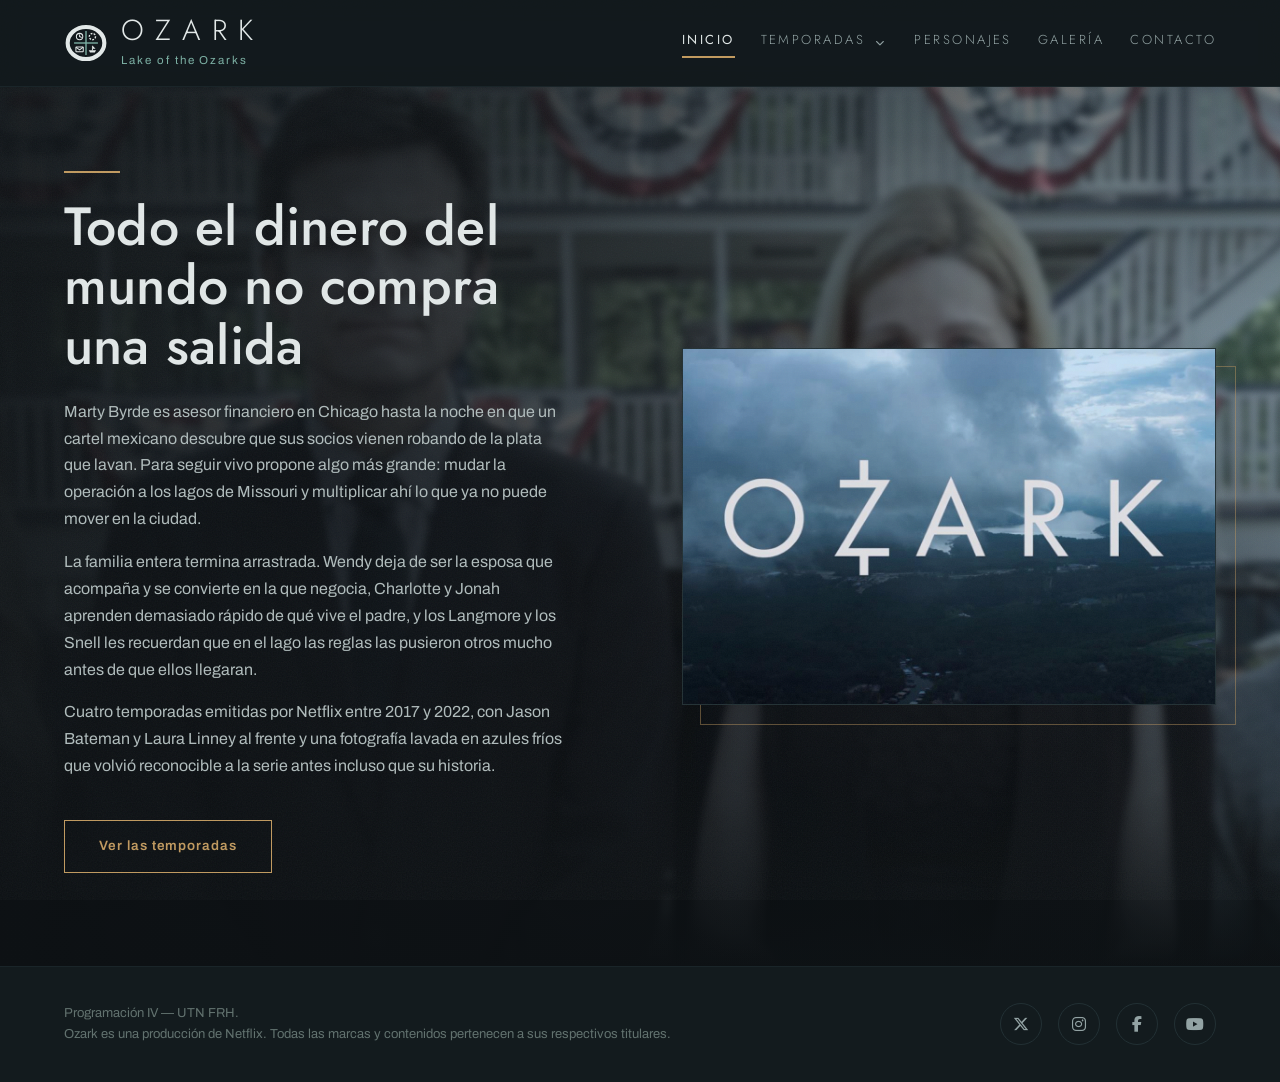
<file: Ozark-Web/index.html>
<!DOCTYPE html>
<html lang="es">
<head>
    <meta charset="UTF-8">
    <meta name="viewport" content="width=device-width, initial-scale=1.0">
    <title>Ozark | Inicio</title>

    <meta name="description" content="Sitio sobre Ozark, la serie de Netflix sobre Marty Byrde y el lavado de dinero en los lagos de Missouri. Temporadas, personajes y galería.">
    <meta name="author" content="Acosta Tomás Lautaro">
    <meta name="theme-color" content="#0d1114">

    <!-- Cómo se ve el link al compartirlo en WhatsApp, X o Facebook -->
    <meta property="og:type" content="website">
    <meta property="og:title" content="Ozark | Inicio">
    <meta property="og:description" content="Sitio sobre Ozark, la serie de Netflix sobre Marty Byrde y el lavado de dinero en los lagos de Missouri. Temporadas, personajes y galería.">
    <meta property="og:image" content="https://programacion-iv-ozark-sitio-web.vercel.app/img/home/Familia-Portada.jpg">
    <meta name="twitter:card" content="summary_large_image">

    <!-- Icono de la pestana -->
    <link rel="icon" type="image/svg+xml" href="img/favicon.svg">
    <link rel="icon" type="image/png" sizes="32x32" href="img/favicon-32.png">
    <link rel="apple-touch-icon" href="img/apple-touch-icon.png">


    <!-- Font Awesome (iconos de redes sociales) -->
    <link rel="stylesheet" href="https://cdnjs.cloudflare.com/ajax/libs/font-awesome/6.5.2/css/all.min.css">

    <!-- Tipografias -->
    <link rel="preconnect" href="https://fonts.googleapis.com">
    <link rel="preconnect" href="https://fonts.gstatic.com" crossorigin>
    <link href="https://fonts.googleapis.com/css2?family=Archivo:wght@400;500;600&family=Jost:wght@300;400;500&display=swap" rel="stylesheet">

    <!-- Hoja de estilos principal -->
    <link rel="stylesheet" href="css/estilos.css">
</head>
<body>

    <!-- Primer elemento enfocable: permite saltear el menú con el teclado -->
    <a href="#contenido" class="salto">Ir al contenido</a>

    <!-- ============ CABECERA ============ -->
    <header class="cabecera">
        <div class="contenedor cabecera__interior">

            <a href="index.html" class="logo">

                <!-- Marca del sitio: la O con el circulo dividido en cuatro,
                     como las placas de titulo de la serie -->
                <svg class="logo__icono" viewBox="0 0 48 48" aria-hidden="true" focusable="false">
                    <ellipse class="logo__icono-o" cx="24" cy="24" rx="20" ry="17.5"/>
                    <line class="logo__icono-cruz" x1="24" y1="11" x2="24" y2="37"/>
                    <line class="logo__icono-cruz" x1="11" y1="24" x2="37" y2="24"/>
                    <!-- Los cuatro simbolos los sortea base.js en cada carga -->
                    <g class="logo__glifo" transform="translate(17 17)"></g>
                    <g class="logo__glifo" transform="translate(31 17)"></g>
                    <g class="logo__glifo" transform="translate(17 31)"></g>
                    <g class="logo__glifo" transform="translate(31 31)"></g>
                </svg>

                <span class="logo__texto">
                    <span class="logo__marca">OZARK</span>
                    <span class="logo__bajada">Lake of the Ozarks</span>
                </span>
            </a>

            <!-- Boton hamburguesa: solo se ve en pantallas chicas -->
            <button class="menu-boton" id="menuBoton" aria-expanded="false" aria-controls="menuPrincipal" aria-label="Abrir menú">
                <i class="fa-solid fa-bars"></i>
            </button>

            <nav class="navegacion" id="menuPrincipal">
                <ul class="navegacion__lista">
                    <li><a href="index.html" class="navegacion__enlace navegacion__enlace--activo">Inicio</a></li>
                    <li class="navegacion__item navegacion__item--desplegable">
                        <a href="temporadas.html" class="navegacion__enlace">Temporadas</a>

                        <button type="button" class="navegacion__flecha" aria-expanded="false"
                                aria-controls="submenuTemporadas" aria-label="Abrir el submenú de temporadas">
                            <i class="fa-solid fa-chevron-down" aria-hidden="true"></i>
                        </button>

                        <ul class="submenu" id="submenuTemporadas">
                            <li><a href="temporada-1.html" class="submenu__enlace">Temporada 1</a></li>
                            <li><a href="temporada-2.html" class="submenu__enlace">Temporada 2</a></li>
                            <li><a href="temporada-3.html" class="submenu__enlace">Temporada 3</a></li>
                            <li><a href="temporada-4.html" class="submenu__enlace">Temporada 4</a></li>
                        </ul>
                    </li>
                    <li><a href="personajes.html" class="navegacion__enlace">Personajes</a></li>
                    <li><a href="galeria.html" class="navegacion__enlace">Galería</a></li>
                    <li><a href="contacto.html" class="navegacion__enlace">Contacto</a></li>
                </ul>
            </nav>

        </div>
    </header>

    <!-- ============ CONTENIDO PRINCIPAL ============ -->
    <main class="principal" id="contenido">
      <div class="contenedor">
        <section class="presentacion">

            <!-- Columna izquierda: titulo + 3 parrafos -->
            <div class="presentacion__texto">
                <h1 class="titulo-principal">Todo el dinero del mundo no compra una salida</h1>

                <p>Marty Byrde es asesor financiero en Chicago hasta la noche en que un cartel mexicano descubre que sus socios vienen robando de la plata que lavan. Para seguir vivo propone algo más grande: mudar la operación a los lagos de Missouri y multiplicar ahí lo que ya no puede mover en la ciudad.</p>

                <p>La familia entera termina arrastrada. Wendy deja de ser la esposa que acompaña y se convierte en la que negocia, Charlotte y Jonah aprenden demasiado rápido de qué vive el padre, y los Langmore y los Snell les recuerdan que en el lago las reglas las pusieron otros mucho antes de que ellos llegaran.</p>

                <p>Cuatro temporadas emitidas por Netflix entre 2017 y 2022, con Jason Bateman y Laura Linney al frente y una fotografía lavada en azules fríos que volvió reconocible a la serie antes incluso que su historia.</p>

                <a href="temporadas.html" class="boton">Ver las temporadas</a>
            </div>

            <!-- Columna derecha: imagen representativa -->
            <div class="presentacion__imagen">
                <img src="img/home/Nombre-Portada.jpg" alt="Logotipo de la serie Ozark sobre el lago">
            </div>

        </section>
      </div>
    </main>

    <!-- ============ PIE DE SITIO ============ -->
    <footer class="pie">
        <div class="contenedor pie__interior">

            <div class="pie__legales">
                <p>Programación IV — UTN FRH.</p>
                <p>Ozark es una producción de Netflix. Todas las marcas y contenidos pertenecen a sus respectivos titulares.</p>
            </div>

           <ul class="redes">
                <li>
                    <a href="https://x.com/NetflixOzark" class="redes__enlace" target="_blank" rel="noopener" aria-label="Seguir a Ozark en X">
                        <i class="fa-brands fa-x-twitter"></i>
                    </a>
                </li>
                <li>
                    <a href="https://www.instagram.com/ozark/" class="redes__enlace" target="_blank" rel="noopener" aria-label="Seguir a Ozark en Instagram">
                        <i class="fa-brands fa-instagram"></i>
                    </a>
                </li>
                <li>
                    <a href="https://www.facebook.com/OzarkNetflix/" class="redes__enlace" target="_blank" rel="noopener" aria-label="Seguir a Ozark en Facebook">
                        <i class="fa-brands fa-facebook-f"></i>
                    </a>
                </li>
                <li>
                    <a href="https://www.youtube.com/netflix" class="redes__enlace" target="_blank" rel="noopener" aria-label="Ver el canal de Netflix en YouTube">
                        <i class="fa-brands fa-youtube"></i>
                    </a>
                </li>
            </ul>

        </div>
    </footer>

    <script src="js/base.js"></script>
</body>
</html>
</file>
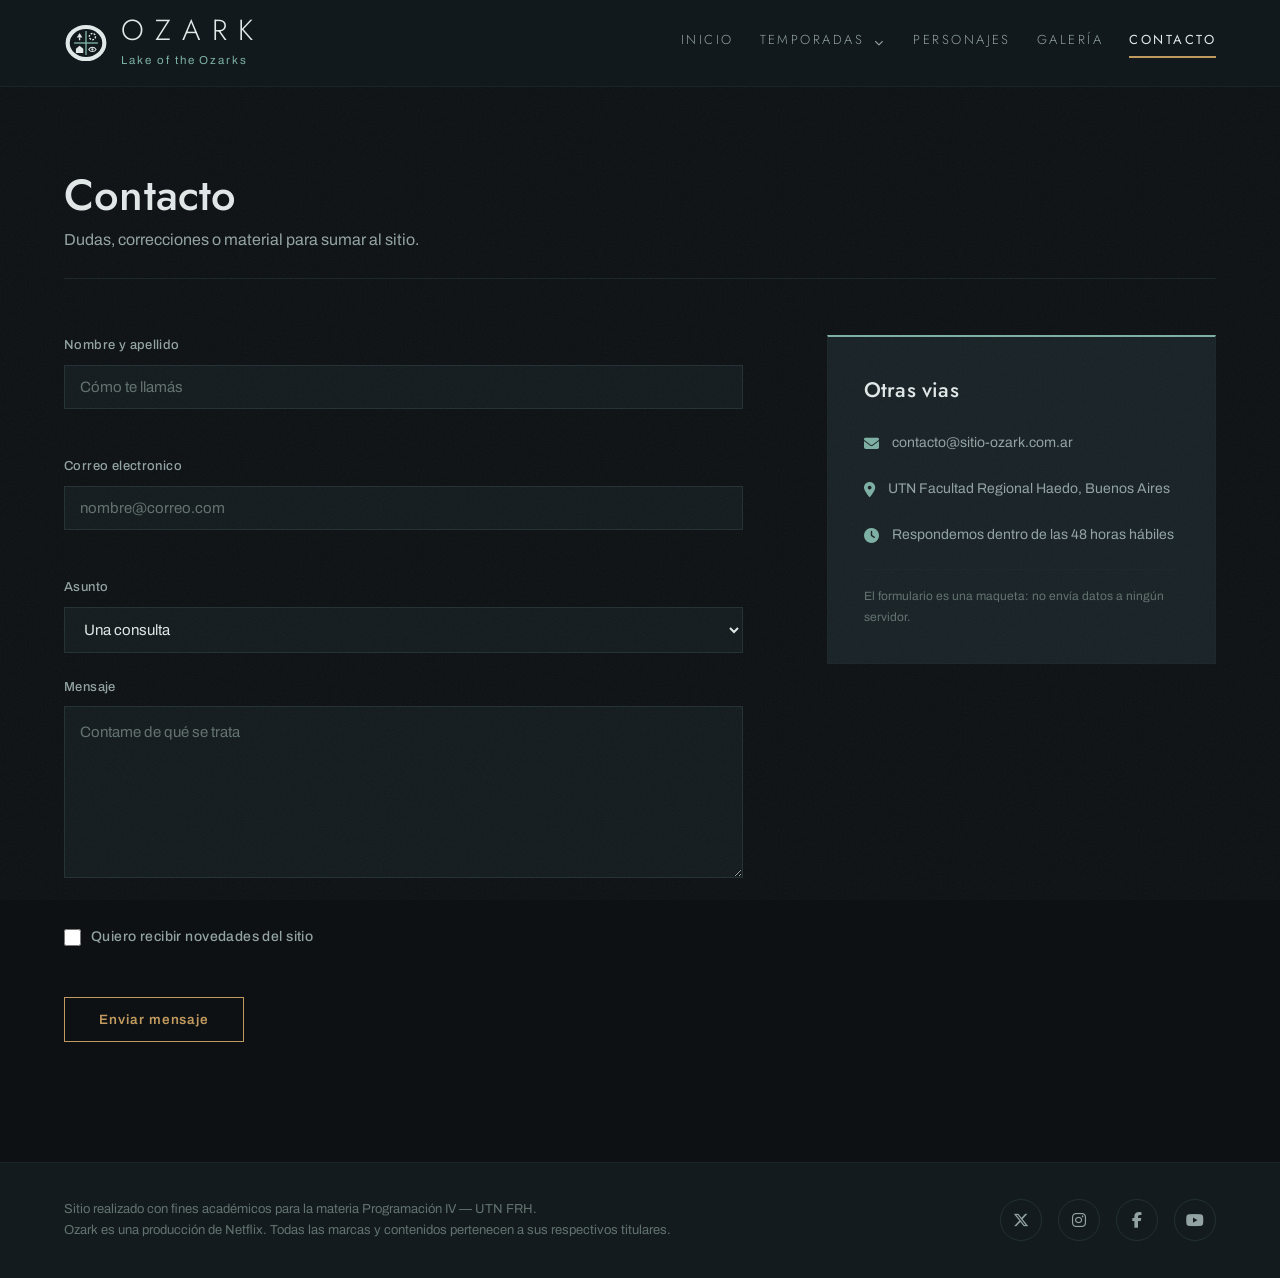
<file: Ozark-Web/contacto.html>
<!DOCTYPE html>
<html lang="es">
<head>
    <meta charset="UTF-8">
    <meta name="viewport" content="width=device-width, initial-scale=1.0">
    <title>Ozark | Contacto</title>

    <meta name="description" content="Formulario de contacto del sitio sobre Ozark. Consultas, correcciones o material para sumar.">
    <meta name="author" content="Acosta Tomás Lautaro">
    <meta name="theme-color" content="#0d1114">

    <!-- Cómo se ve el link al compartirlo en WhatsApp, X o Facebook -->
    <meta property="og:type" content="website">
    <meta property="og:title" content="Ozark | Contacto">
    <meta property="og:description" content="Formulario de contacto del sitio sobre Ozark. Consultas, correcciones o material para sumar.">
    <meta property="og:image" content="https://programacion-iv-ozark-sitio-web.vercel.app/img/home/Familia-Portada.jpg">
    <meta name="twitter:card" content="summary_large_image">

    <!-- Icono de la pestana -->
    <link rel="icon" type="image/svg+xml" href="img/favicon.svg">
    <link rel="icon" type="image/png" sizes="32x32" href="img/favicon-32.png">
    <link rel="apple-touch-icon" href="img/apple-touch-icon.png">


    <!-- Font Awesome (iconos de redes sociales) -->
    <link rel="stylesheet" href="https://cdnjs.cloudflare.com/ajax/libs/font-awesome/6.5.2/css/all.min.css">

    <!-- Tipografias -->
    <link rel="preconnect" href="https://fonts.googleapis.com">
    <link rel="preconnect" href="https://fonts.gstatic.com" crossorigin>
    <link href="https://fonts.googleapis.com/css2?family=Archivo:wght@400;500;600&family=Jost:wght@300;400;500&display=swap" rel="stylesheet">

    <!-- Hoja de estilos principal -->
    <link rel="stylesheet" href="css/estilos.css">
</head>
<body>

    <!-- Primer elemento enfocable: permite saltear el menú con el teclado -->
    <a href="#contenido" class="salto">Ir al contenido</a>

    <!-- ============ CABECERA ============ -->
    <header class="cabecera">
        <div class="contenedor cabecera__interior">

            <a href="index.html" class="logo">

                <!-- Marca del sitio: la O con el circulo dividido en cuatro,
                     como las placas de titulo de la serie -->
                <svg class="logo__icono" viewBox="0 0 48 48" aria-hidden="true" focusable="false">
                    <ellipse class="logo__icono-o" cx="24" cy="24" rx="20" ry="17.5"/>
                    <line class="logo__icono-cruz" x1="24" y1="11" x2="24" y2="37"/>
                    <line class="logo__icono-cruz" x1="11" y1="24" x2="37" y2="24"/>
                    <!-- Los cuatro simbolos los sortea base.js en cada carga -->
                    <g class="logo__glifo" transform="translate(17 17)"></g>
                    <g class="logo__glifo" transform="translate(31 17)"></g>
                    <g class="logo__glifo" transform="translate(17 31)"></g>
                    <g class="logo__glifo" transform="translate(31 31)"></g>
                </svg>

                <span class="logo__texto">
                    <span class="logo__marca">OZARK</span>
                    <span class="logo__bajada">Lake of the Ozarks</span>
                </span>
            </a>

            <!-- Boton hamburguesa: solo se ve en pantallas chicas -->
            <button class="menu-boton" id="menuBoton" aria-expanded="false" aria-controls="menuPrincipal" aria-label="Abrir menú">
                <i class="fa-solid fa-bars"></i>
            </button>

            <nav class="navegacion" id="menuPrincipal">
                <ul class="navegacion__lista">
                    <li><a href="index.html" class="navegacion__enlace">Inicio</a></li>
                    <li class="navegacion__item navegacion__item--desplegable">
                        <a href="temporadas.html" class="navegacion__enlace">Temporadas</a>

                        <button type="button" class="navegacion__flecha" aria-expanded="false"
                                aria-controls="submenuTemporadas" aria-label="Abrir el submenú de temporadas">
                            <i class="fa-solid fa-chevron-down" aria-hidden="true"></i>
                        </button>

                        <ul class="submenu" id="submenuTemporadas">
                            <li><a href="temporada-1.html" class="submenu__enlace">Temporada 1</a></li>
                            <li><a href="temporada-2.html" class="submenu__enlace">Temporada 2</a></li>
                            <li><a href="temporada-3.html" class="submenu__enlace">Temporada 3</a></li>
                            <li><a href="temporada-4.html" class="submenu__enlace">Temporada 4</a></li>
                        </ul>
                    </li>
                    <li><a href="personajes.html" class="navegacion__enlace">Personajes</a></li>
                    <li><a href="galeria.html" class="navegacion__enlace">Galería</a></li>
                    <li><a href="contacto.html" class="navegacion__enlace navegacion__enlace--activo">Contacto</a></li>
                </ul>
            </nav>

        </div>
    </header>

    <!-- ============ CONTENIDO PRINCIPAL ============ -->
    <main class="interior" id="contenido">
      <div class="contenedor">

        <section class="encabezado-seccion">
            <h1 class="titulo-seccion">Contacto</h1>
            <p>Dudas, correcciones o material para sumar al sitio.</p>
        </section>

        <section class="contacto">

            <!-- Columna izquierda: formulario -->
            <div class="contacto__formulario">
                <form action="#" method="post" class="formulario">

                    <div class="campo">
                        <label for="nombre">Nombre y apellido</label>
                        <input type="text" id="nombre" name="nombre" placeholder="Cómo te llamás" required>
                    </div>

                    <div class="campo">
                        <label for="email">Correo electronico</label>
                        <input type="email" id="email" name="email" placeholder="nombre@correo.com" required>
                    </div>

                    <div class="campo">
                        <label for="asunto">Asunto</label>
                        <select id="asunto" name="asunto">
                            <option value="consulta">Una consulta</option>
                            <option value="error">Reportar un error del sitio</option>
                            <option value="material">Aportar material</option>
                        </select>
                    </div>

                    <div class="campo">
                        <label for="mensaje">Mensaje</label>
                        <textarea id="mensaje" name="mensaje" rows="6" placeholder="Contame de qué se trata" required></textarea>
                    </div>

                    <div class="campo campo--linea">
                        <input type="checkbox" id="novedades" name="novedades">
                        <label for="novedades">Quiero recibir novedades del sitio</label>
                    </div>

                    <button type="submit" class="boton">Enviar mensaje</button>

                    <!-- Aca escribe el JavaScript el resultado del envio -->
                    <p class="resultado" id="resultadoFormulario" role="status"></p>

                </form>
            </div>

            <!-- Columna derecha: datos -->
            <div class="contacto__datos">
                <h2 class="subtitulo">Otras vias</h2>

                <ul class="datos">
                    <li>
                        <i class="fa-solid fa-envelope"></i>
                        <span>contacto@sitio-ozark.com.ar</span>
                    </li>
                    <li>
                        <i class="fa-solid fa-location-dot"></i>
                        <span>UTN Facultad Regional Haedo, Buenos Aires</span>
                    </li>
                    <li>
                        <i class="fa-solid fa-clock"></i>
                        <span>Respondemos dentro de las 48 horas hábiles</span>
                    </li>
                </ul>

                <p class="aviso">El formulario es una maqueta: no envía datos a ningún servidor.</p>
            </div>

        </section>
      </div>
    </main>

    <!-- ============ PIE DE SITIO ============ -->
    <footer class="pie">
        <div class="contenedor pie__interior">

            <div class="pie__legales">
                <p>Sitio realizado con fines académicos para la materia Programación IV &mdash; UTN FRH.</p>
                <p>Ozark es una producción de Netflix. Todas las marcas y contenidos pertenecen a sus respectivos titulares.</p>
            </div>

            <ul class="redes">
                <li><a href="#" class="redes__enlace" aria-label="X"><i class="fa-brands fa-x-twitter"></i></a></li>
                <li><a href="#" class="redes__enlace" aria-label="Instagram"><i class="fa-brands fa-instagram"></i></a></li>
                <li><a href="#" class="redes__enlace" aria-label="Facebook"><i class="fa-brands fa-facebook-f"></i></a></li>
                <li><a href="#" class="redes__enlace" aria-label="YouTube"><i class="fa-brands fa-youtube"></i></a></li>
            </ul>

        </div>
    </footer>

    <script src="js/base.js"></script>
</body>
</html>
</file>
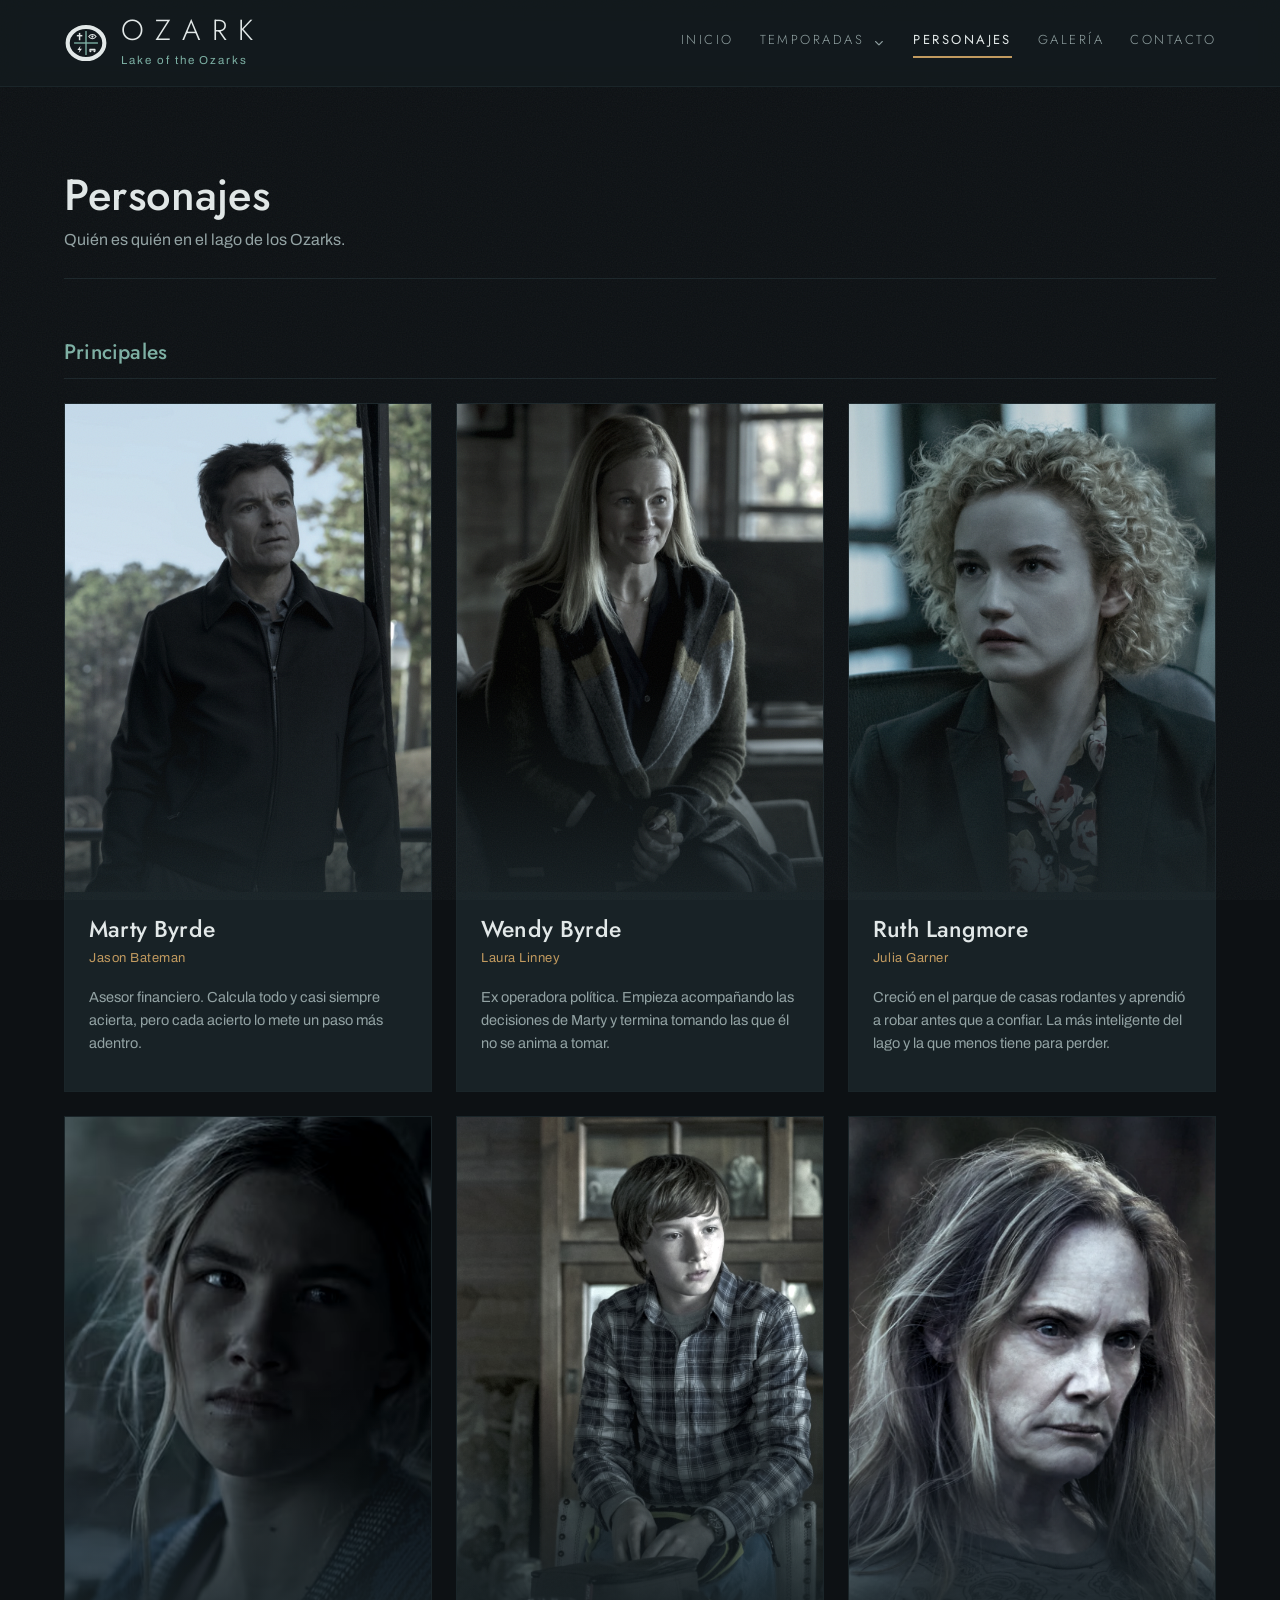
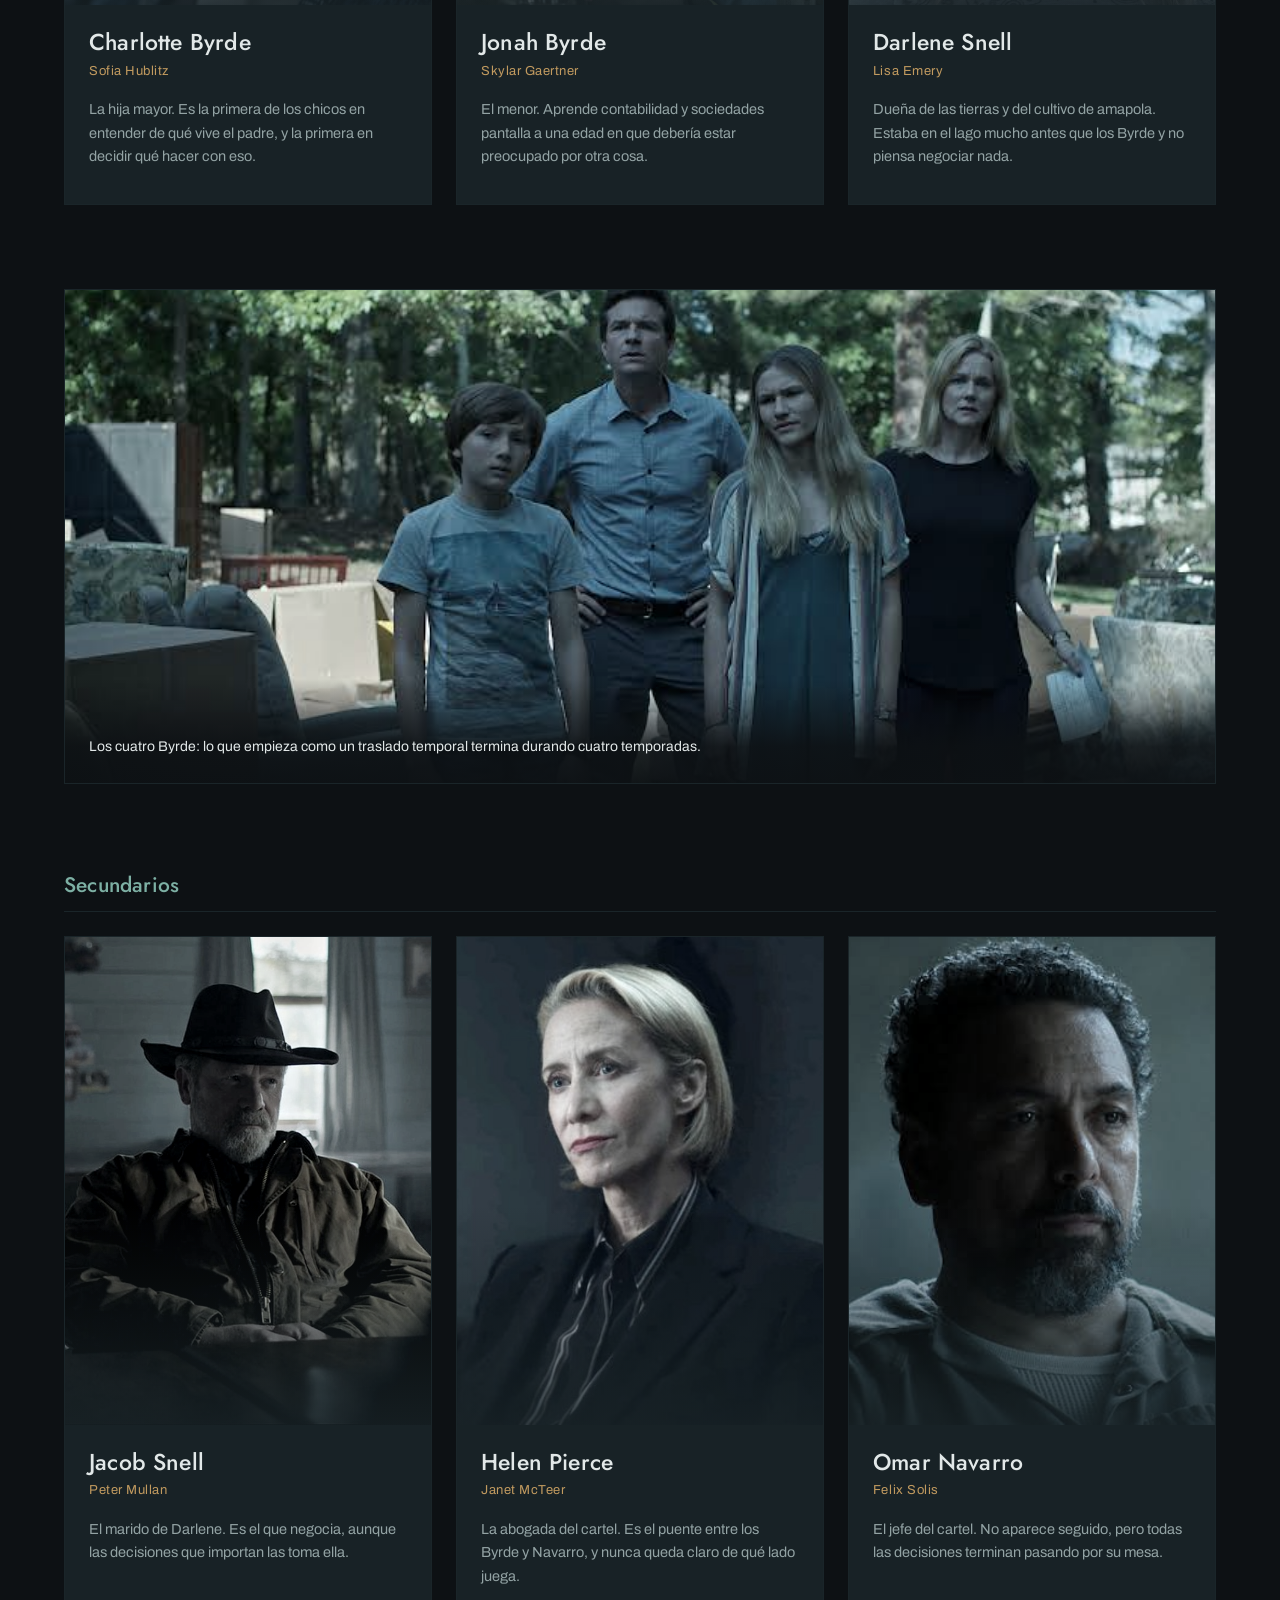
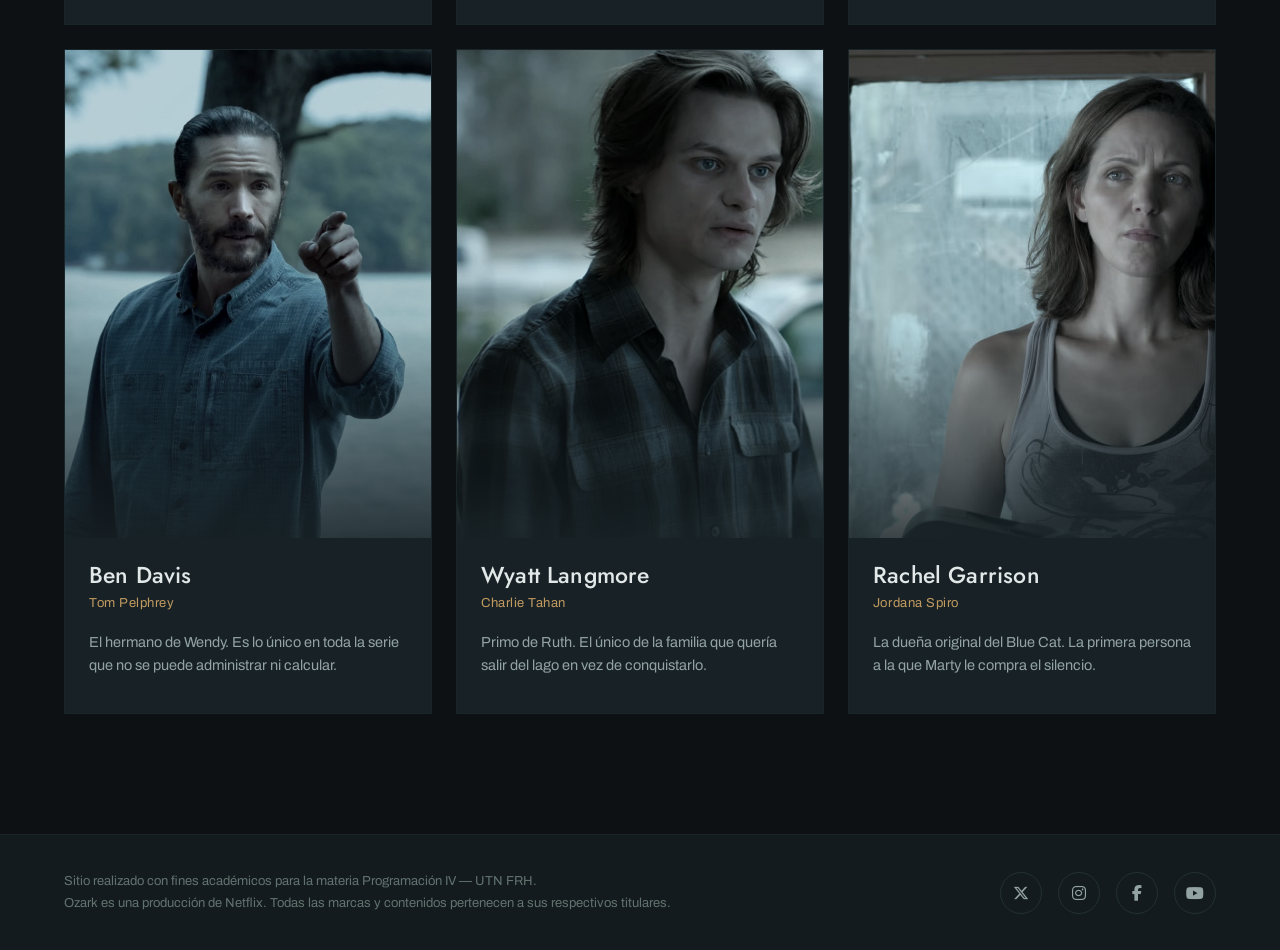
<file: Ozark-Web/personajes.html>
<!DOCTYPE html>
<html lang="es">
<head>
    <meta charset="UTF-8">
    <meta name="viewport" content="width=device-width, initial-scale=1.0">
    <title>Ozark | Personajes</title>

    <meta name="description" content="Quién es quién en Ozark: los Byrde, los Langmore, los Snell y el cartel, con los actores que los interpretan.">
    <meta name="author" content="Acosta Tomás Lautaro">
    <meta name="theme-color" content="#0d1114">

    <!-- Cómo se ve el link al compartirlo en WhatsApp, X o Facebook -->
    <meta property="og:type" content="website">
    <meta property="og:title" content="Ozark | Personajes">
    <meta property="og:description" content="Quién es quién en Ozark: los Byrde, los Langmore, los Snell y el cartel, con los actores que los interpretan.">
    <meta property="og:image" content="https://programacion-iv-ozark-sitio-web.vercel.app/img/home/Familia-Portada.jpg">
    <meta name="twitter:card" content="summary_large_image">

    <!-- Icono de la pestana -->
    <link rel="icon" type="image/svg+xml" href="img/favicon.svg">
    <link rel="icon" type="image/png" sizes="32x32" href="img/favicon-32.png">
    <link rel="apple-touch-icon" href="img/apple-touch-icon.png">


    <!-- Font Awesome (iconos de redes sociales) -->
    <link rel="stylesheet" href="https://cdnjs.cloudflare.com/ajax/libs/font-awesome/6.5.2/css/all.min.css">

    <!-- Tipografias -->
    <link rel="preconnect" href="https://fonts.googleapis.com">
    <link rel="preconnect" href="https://fonts.gstatic.com" crossorigin>
    <link href="https://fonts.googleapis.com/css2?family=Archivo:wght@400;500;600&family=Jost:wght@300;400;500&display=swap" rel="stylesheet">

    <!-- Hoja de estilos principal -->
    <link rel="stylesheet" href="css/estilos.css">
</head>
<body>

    <!-- Primer elemento enfocable: permite saltear el menú con el teclado -->
    <a href="#contenido" class="salto">Ir al contenido</a>

    <!-- ============ CABECERA ============ -->
    <header class="cabecera">
        <div class="contenedor cabecera__interior">

            <a href="index.html" class="logo">

                <!-- Marca del sitio: la O con el circulo dividido en cuatro,
                     como las placas de titulo de la serie -->
                <svg class="logo__icono" viewBox="0 0 48 48" aria-hidden="true" focusable="false">
                    <ellipse class="logo__icono-o" cx="24" cy="24" rx="20" ry="17.5"/>
                    <line class="logo__icono-cruz" x1="24" y1="11" x2="24" y2="37"/>
                    <line class="logo__icono-cruz" x1="11" y1="24" x2="37" y2="24"/>
                    <!-- Los cuatro simbolos los sortea base.js en cada carga -->
                    <g class="logo__glifo" transform="translate(17 17)"></g>
                    <g class="logo__glifo" transform="translate(31 17)"></g>
                    <g class="logo__glifo" transform="translate(17 31)"></g>
                    <g class="logo__glifo" transform="translate(31 31)"></g>
                </svg>

                <span class="logo__texto">
                    <span class="logo__marca">OZARK</span>
                    <span class="logo__bajada">Lake of the Ozarks</span>
                </span>
            </a>

            <!-- Boton hamburguesa: solo se ve en pantallas chicas -->
            <button class="menu-boton" id="menuBoton" aria-expanded="false" aria-controls="menuPrincipal" aria-label="Abrir menú">
                <i class="fa-solid fa-bars"></i>
            </button>

            <nav class="navegacion" id="menuPrincipal">
                <ul class="navegacion__lista">
                    <li><a href="index.html" class="navegacion__enlace">Inicio</a></li>
                    <li class="navegacion__item navegacion__item--desplegable">
                        <a href="temporadas.html" class="navegacion__enlace">Temporadas</a>

                        <button type="button" class="navegacion__flecha" aria-expanded="false"
                                aria-controls="submenuTemporadas" aria-label="Abrir el submenú de temporadas">
                            <i class="fa-solid fa-chevron-down" aria-hidden="true"></i>
                        </button>

                        <ul class="submenu" id="submenuTemporadas">
                            <li><a href="temporada-1.html" class="submenu__enlace">Temporada 1</a></li>
                            <li><a href="temporada-2.html" class="submenu__enlace">Temporada 2</a></li>
                            <li><a href="temporada-3.html" class="submenu__enlace">Temporada 3</a></li>
                            <li><a href="temporada-4.html" class="submenu__enlace">Temporada 4</a></li>
                        </ul>
                    </li>
                    <li><a href="personajes.html" class="navegacion__enlace navegacion__enlace--activo">Personajes</a></li>
                    <li><a href="galeria.html" class="navegacion__enlace">Galería</a></li>
                    <li><a href="contacto.html" class="navegacion__enlace">Contacto</a></li>
                </ul>
            </nav>

        </div>
    </header>

    <!-- ============ CONTENIDO PRINCIPAL ============ -->
    <main class="interior" id="contenido">
      <div class="contenedor">

        <section class="encabezado-seccion">
            <h1 class="titulo-seccion">Personajes</h1>
            <p>Quién es quién en el lago de los Ozarks.</p>
        </section>


        <!-- ---------- Principales: 6, dos filas completas ---------- -->
        <h2 class="titulo-grupo">Principales</h2>

        <section class="personajes">

            <article class="personaje">
                <div class="personaje__foto">
                    <img src="img/personajes/Marty.jpg" alt="Marty Byrde" loading="lazy">
                </div>
                <div class="personaje__datos">
                    <h3 class="personaje__nombre">Marty Byrde</h3>
                    <p class="personaje__actor">Jason Bateman</p>
                    <p>Asesor financiero. Calcula todo y casi siempre acierta, pero cada acierto lo mete un paso más adentro.</p>
                </div>
            </article>

            <article class="personaje">
                <div class="personaje__foto">
                    <img src="img/personajes/Wendy.jpg" alt="Wendy Byrde" loading="lazy">
                </div>
                <div class="personaje__datos">
                    <h3 class="personaje__nombre">Wendy Byrde</h3>
                    <p class="personaje__actor">Laura Linney</p>
                    <p>Ex operadora política. Empieza acompañando las decisiones de Marty y termina tomando las que él no se anima a tomar.</p>
                </div>
            </article>

            <article class="personaje">
                <div class="personaje__foto">
                    <img src="img/personajes/Ruth.jpg" alt="Ruth Langmore" loading="lazy">
                </div>
                <div class="personaje__datos">
                    <h3 class="personaje__nombre">Ruth Langmore</h3>
                    <p class="personaje__actor">Julia Garner</p>
                    <p>Creció en el parque de casas rodantes y aprendió a robar antes que a confiar. La más inteligente del lago y la que menos tiene para perder.</p>
                </div>
            </article>

            <article class="personaje">
                <div class="personaje__foto">
                    <img src="img/personajes/Charlotte.jpg" alt="Charlotte Byrde" loading="lazy">
                </div>
                <div class="personaje__datos">
                    <h3 class="personaje__nombre">Charlotte Byrde</h3>
                    <p class="personaje__actor">Sofia Hublitz</p>
                    <p>La hija mayor. Es la primera de los chicos en entender de qué vive el padre, y la primera en decidir qué hacer con eso.</p>
                </div>
            </article>

            <article class="personaje">
                <div class="personaje__foto">
                    <img src="img/personajes/Jonah.jpg" alt="Jonah Byrde" loading="lazy">
                </div>
                <div class="personaje__datos">
                    <h3 class="personaje__nombre">Jonah Byrde</h3>
                    <p class="personaje__actor">Skylar Gaertner</p>
                    <p>El menor. Aprende contabilidad y sociedades pantalla a una edad en que debería estar preocupado por otra cosa.</p>
                </div>
            </article>

            <article class="personaje">
                <div class="personaje__foto">
                    <img src="img/personajes/Darlene.jpg" alt="Darlene Snell" loading="lazy">
                </div>
                <div class="personaje__datos">
                    <h3 class="personaje__nombre">Darlene Snell</h3>
                    <p class="personaje__actor">Lisa Emery</p>
                    <p>Dueña de las tierras y del cultivo de amapola. Estaba en el lago mucho antes que los Byrde y no piensa negociar nada.</p>
                </div>
            </article>

        </section>

        <!-- ---------- Franja ancha entre los dos grupos ---------- -->
        <figure class="franja">
            <img src="img/personajes/Familia-Byrde.jpg" alt="La familia Byrde reunida frente a la casa del lago" loading="lazy">
            <figcaption>Los cuatro Byrde: lo que empieza como un traslado temporal termina durando cuatro temporadas.</figcaption>
        </figure>

        <!-- ---------- Secundarios: 6, dos filas completas ---------- -->
        <h2 class="titulo-grupo">Secundarios</h2>

        <section class="personajes">

            <article class="personaje">
                <div class="personaje__foto">
                    <img src="img/personajes/Jacob.jpg" alt="Jacob Snell" loading="lazy">
                </div>
                <div class="personaje__datos">
                    <h3 class="personaje__nombre">Jacob Snell</h3>
                    <p class="personaje__actor">Peter Mullan</p>
                    <p>El marido de Darlene. Es el que negocia, aunque las decisiones que importan las toma ella.</p>
                </div>
            </article>

            <article class="personaje">
                <div class="personaje__foto">
                    <img src="img/personajes/Helen.jpg" alt="Helen Pierce" loading="lazy">
                </div>
                <div class="personaje__datos">
                    <h3 class="personaje__nombre">Helen Pierce</h3>
                    <p class="personaje__actor">Janet McTeer</p>
                    <p>La abogada del cartel. Es el puente entre los Byrde y Navarro, y nunca queda claro de qué lado juega.</p>
                </div>
            </article>

            <article class="personaje">
                <div class="personaje__foto">
                    <img src="img/personajes/Navarro.jpg" alt="Omar Navarro" loading="lazy">
                </div>
                <div class="personaje__datos">
                    <h3 class="personaje__nombre">Omar Navarro</h3>
                    <p class="personaje__actor">Felix Solis</p>
                    <p>El jefe del cartel. No aparece seguido, pero todas las decisiones terminan pasando por su mesa.</p>
                </div>
            </article>

            <article class="personaje">
                <div class="personaje__foto">
                    <img src="img/personajes/Ben.jpg" alt="Ben Davis" loading="lazy">
                </div>
                <div class="personaje__datos">
                    <h3 class="personaje__nombre">Ben Davis</h3>
                    <p class="personaje__actor">Tom Pelphrey</p>
                    <p>El hermano de Wendy. Es lo único en toda la serie que no se puede administrar ni calcular.</p>
                </div>
            </article>

            <article class="personaje">
                <div class="personaje__foto">
                    <img src="img/personajes/Wyatt.jpg" alt="Wyatt Langmore" loading="lazy">
                </div>
                <div class="personaje__datos">
                    <h3 class="personaje__nombre">Wyatt Langmore</h3>
                    <p class="personaje__actor">Charlie Tahan</p>
                    <p>Primo de Ruth. El único de la familia que quería salir del lago en vez de conquistarlo.</p>
                </div>
            </article>

            <article class="personaje">
                <div class="personaje__foto">
                    <img src="img/personajes/Rachel.jpg" alt="Rachel Garrison" loading="lazy">
                </div>
                <div class="personaje__datos">
                    <h3 class="personaje__nombre">Rachel Garrison</h3>
                    <p class="personaje__actor">Jordana Spiro</p>
                    <p>La dueña original del Blue Cat. La primera persona a la que Marty le compra el silencio.</p>
                </div>
            </article>

        </section>

      </div>
    </main>

    <!-- ============ PIE DE SITIO ============ -->
    <footer class="pie">
        <div class="contenedor pie__interior">

            <div class="pie__legales">
                <p>Sitio realizado con fines académicos para la materia Programación IV &mdash; UTN FRH.</p>
                <p>Ozark es una producción de Netflix. Todas las marcas y contenidos pertenecen a sus respectivos titulares.</p>
            </div>

            <ul class="redes">
                <li><a href="#" class="redes__enlace" aria-label="X"><i class="fa-brands fa-x-twitter"></i></a></li>
                <li><a href="#" class="redes__enlace" aria-label="Instagram"><i class="fa-brands fa-instagram"></i></a></li>
                <li><a href="#" class="redes__enlace" aria-label="Facebook"><i class="fa-brands fa-facebook-f"></i></a></li>
                <li><a href="#" class="redes__enlace" aria-label="YouTube"><i class="fa-brands fa-youtube"></i></a></li>
            </ul>

        </div>
    </footer>

    <script src="js/base.js"></script>
</body>
</html>
</file>
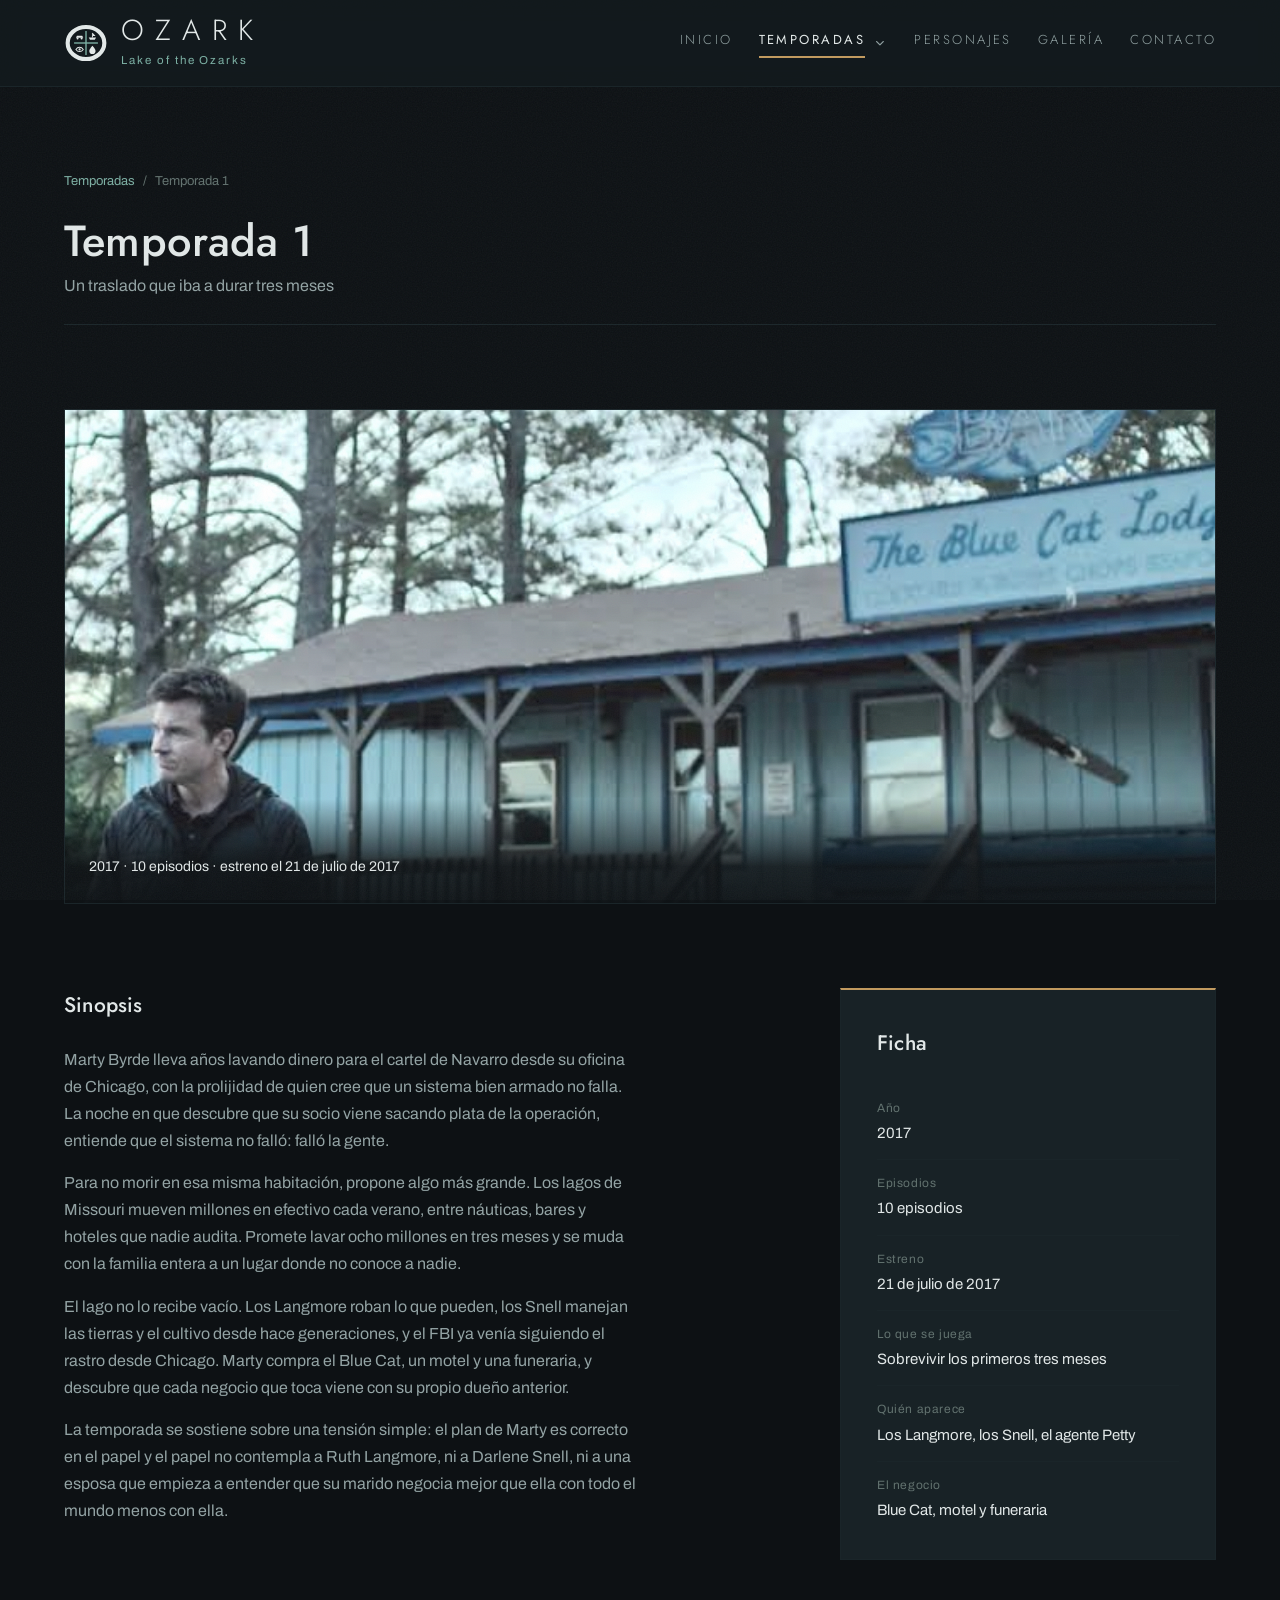
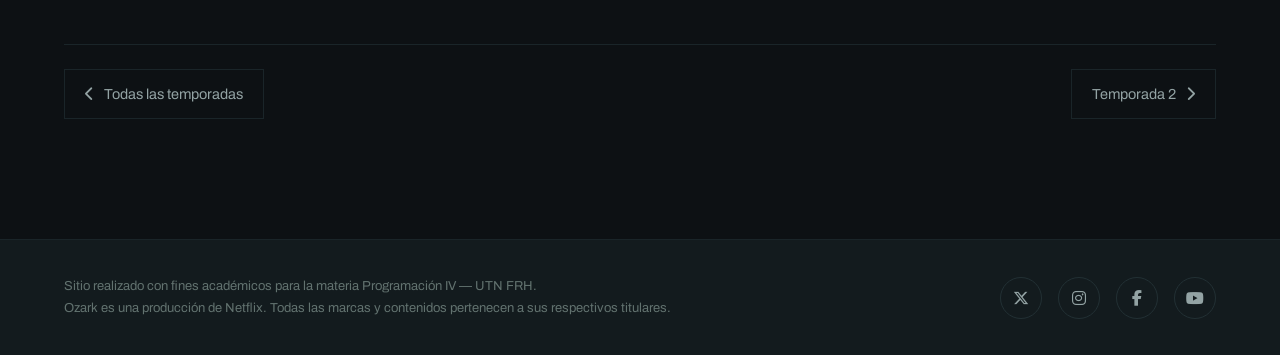
<file: Ozark-Web/temporada-1.html>
<!DOCTYPE html>
<html lang="es">
<head>
    <meta charset="UTF-8">
    <meta name="viewport" content="width=device-width, initial-scale=1.0">
    <title>Ozark | Temporada 1</title>

    <meta name="description" content="Temporada 1 de Ozark (2017): un traslado que iba a durar tres meses. Sinopsis completa, episodios y fecha de estreno.">
    <meta name="author" content="Acosta Tomás Lautaro">
    <meta name="theme-color" content="#0d1114">

    <!-- Cómo se ve el link al compartirlo en WhatsApp, X o Facebook -->
    <meta property="og:type" content="website">
    <meta property="og:title" content="Ozark | Temporada 1">
    <meta property="og:description" content="Temporada 1 de Ozark (2017): un traslado que iba a durar tres meses. Sinopsis completa, episodios y fecha de estreno.">
    <meta property="og:image" content="https://programacion-iv-ozark-sitio-web.vercel.app/img/home/Familia-Portada.jpg">
    <meta name="twitter:card" content="summary_large_image">

    <!-- Icono de la pestana -->
    <link rel="icon" type="image/svg+xml" href="img/favicon.svg">
    <link rel="icon" type="image/png" sizes="32x32" href="img/favicon-32.png">
    <link rel="apple-touch-icon" href="img/apple-touch-icon.png">


    <!-- Font Awesome (iconos de redes sociales) -->
    <link rel="stylesheet" href="https://cdnjs.cloudflare.com/ajax/libs/font-awesome/6.5.2/css/all.min.css">

    <!-- Tipografias -->
    <link rel="preconnect" href="https://fonts.googleapis.com">
    <link rel="preconnect" href="https://fonts.gstatic.com" crossorigin>
    <link href="https://fonts.googleapis.com/css2?family=Archivo:wght@400;500;600&family=Jost:wght@300;400;500&display=swap" rel="stylesheet">

    <!-- Hoja de estilos principal -->
    <link rel="stylesheet" href="css/estilos.css">
</head>
<body>

    <!-- Primer elemento enfocable: permite saltear el menú con el teclado -->
    <a href="#contenido" class="salto">Ir al contenido</a>

    <!-- ============ CABECERA ============ -->
    <header class="cabecera">
        <div class="contenedor cabecera__interior">

            <a href="index.html" class="logo">

                <!-- Marca del sitio: la O con el circulo dividido en cuatro,
                     como las placas de titulo de la serie -->
                <svg class="logo__icono" viewBox="0 0 48 48" aria-hidden="true" focusable="false">
                    <ellipse class="logo__icono-o" cx="24" cy="24" rx="20" ry="17.5"/>
                    <line class="logo__icono-cruz" x1="24" y1="11" x2="24" y2="37"/>
                    <line class="logo__icono-cruz" x1="11" y1="24" x2="37" y2="24"/>
                    <!-- Los cuatro simbolos los sortea base.js en cada carga -->
                    <g class="logo__glifo" transform="translate(17 17)"></g>
                    <g class="logo__glifo" transform="translate(31 17)"></g>
                    <g class="logo__glifo" transform="translate(17 31)"></g>
                    <g class="logo__glifo" transform="translate(31 31)"></g>
                </svg>

                <span class="logo__texto">
                    <span class="logo__marca">OZARK</span>
                    <span class="logo__bajada">Lake of the Ozarks</span>
                </span>
            </a>

            <!-- Boton hamburguesa: solo se ve en pantallas chicas -->
            <button class="menu-boton" id="menuBoton" aria-expanded="false" aria-controls="menuPrincipal" aria-label="Abrir menú">
                <i class="fa-solid fa-bars"></i>
            </button>

            <nav class="navegacion" id="menuPrincipal">
                <ul class="navegacion__lista">
                    <li><a href="index.html" class="navegacion__enlace">Inicio</a></li>
                    <li class="navegacion__item navegacion__item--desplegable">
                        <a href="temporadas.html" class="navegacion__enlace navegacion__enlace--activo">Temporadas</a>

                        <button type="button" class="navegacion__flecha" aria-expanded="false"
                                aria-controls="submenuTemporadas" aria-label="Abrir el submenú de temporadas">
                            <i class="fa-solid fa-chevron-down" aria-hidden="true"></i>
                        </button>

                        <ul class="submenu" id="submenuTemporadas">
                            <li><a href="temporada-1.html" class="submenu__enlace submenu__enlace--activo">Temporada 1</a></li>
                            <li><a href="temporada-2.html" class="submenu__enlace">Temporada 2</a></li>
                            <li><a href="temporada-3.html" class="submenu__enlace">Temporada 3</a></li>
                            <li><a href="temporada-4.html" class="submenu__enlace">Temporada 4</a></li>
                        </ul>
                    </li>
                    <li><a href="personajes.html" class="navegacion__enlace">Personajes</a></li>
                    <li><a href="galeria.html" class="navegacion__enlace">Galería</a></li>
                    <li><a href="contacto.html" class="navegacion__enlace">Contacto</a></li>
                </ul>
            </nav>

        </div>
    </header>

    <!-- ============ CONTENIDO PRINCIPAL ============ -->
    <main class="interior" id="contenido">
      <div class="contenedor">

        <nav class="miga" aria-label="Ubicación">
            <a href="temporadas.html">Temporadas</a>
            <span aria-hidden="true">/</span>
            <span>Temporada 1</span>
        </nav>

        <section class="encabezado-seccion">
            <h1 class="titulo-seccion">Temporada 1</h1>
            <p>Un traslado que iba a durar tres meses</p>
        </section>

        <figure class="franja">
            <img src="img/galeria/gal2-BlueCat.jpg" alt="El bar Blue Cat" loading="lazy">
            <figcaption>2017 &middot; 10 episodios &middot; estreno el 21 de julio de 2017</figcaption>
        </figure>

        <section class="detalle">

            <article class="detalle__texto">
                <h2 class="subtitulo">Sinopsis</h2>
                <p>Marty Byrde lleva años lavando dinero para el cartel de Navarro desde su oficina de Chicago, con la prolijidad de quien cree que un sistema bien armado no falla. La noche en que descubre que su socio viene sacando plata de la operación, entiende que el sistema no falló: falló la gente.</p>
                <p>Para no morir en esa misma habitación, propone algo más grande. Los lagos de Missouri mueven millones en efectivo cada verano, entre náuticas, bares y hoteles que nadie audita. Promete lavar ocho millones en tres meses y se muda con la familia entera a un lugar donde no conoce a nadie.</p>
                <p>El lago no lo recibe vacío. Los Langmore roban lo que pueden, los Snell manejan las tierras y el cultivo desde hace generaciones, y el FBI ya venía siguiendo el rastro desde Chicago. Marty compra el Blue Cat, un motel y una funeraria, y descubre que cada negocio que toca viene con su propio dueño anterior.</p>
                <p>La temporada se sostiene sobre una tensión simple: el plan de Marty es correcto en el papel y el papel no contempla a Ruth Langmore, ni a Darlene Snell, ni a una esposa que empieza a entender que su marido negocia mejor que ella con todo el mundo menos con ella.</p>
            </article>

            <aside class="ficha">
                <h2 class="subtitulo">Ficha</h2>
                <ul class="ficha__lista">
                    <li>
                        <span class="ficha__etiqueta">Año</span>
                        <span class="ficha__valor">2017</span>
                    </li>
                    <li>
                        <span class="ficha__etiqueta">Episodios</span>
                        <span class="ficha__valor">10 episodios</span>
                    </li>
                    <li>
                        <span class="ficha__etiqueta">Estreno</span>
                        <span class="ficha__valor">21 de julio de 2017</span>
                    </li>
                    <li>
                        <span class="ficha__etiqueta">Lo que se juega</span>
                        <span class="ficha__valor">Sobrevivir los primeros tres meses</span>
                    </li>
                    <li>
                        <span class="ficha__etiqueta">Quién aparece</span>
                        <span class="ficha__valor">Los Langmore, los Snell, el agente Petty</span>
                    </li>
                    <li>
                        <span class="ficha__etiqueta">El negocio</span>
                        <span class="ficha__valor">Blue Cat, motel y funeraria</span>
                    </li>
                </ul>
            </aside>

        </section>

        <nav class="pasos" aria-label="Navegación entre temporadas">
            <a href="temporadas.html" class="paso paso--anterior"><i class="fa-solid fa-chevron-left"></i><span>Todas las temporadas</span></a>
            <a href="temporada-2.html" class="paso paso--siguiente"><span>Temporada 2</span><i class="fa-solid fa-chevron-right"></i></a>
        </nav>

      </div>
    </main>

    <!-- ============ PIE DE SITIO ============ -->
    <footer class="pie">
        <div class="contenedor pie__interior">

            <div class="pie__legales">
                <p>Sitio realizado con fines académicos para la materia Programación IV &mdash; UTN FRH.</p>
                <p>Ozark es una producción de Netflix. Todas las marcas y contenidos pertenecen a sus respectivos titulares.</p>
            </div>

            <ul class="redes">
                <li><a href="#" class="redes__enlace" aria-label="X"><i class="fa-brands fa-x-twitter"></i></a></li>
                <li><a href="#" class="redes__enlace" aria-label="Instagram"><i class="fa-brands fa-instagram"></i></a></li>
                <li><a href="#" class="redes__enlace" aria-label="Facebook"><i class="fa-brands fa-facebook-f"></i></a></li>
                <li><a href="#" class="redes__enlace" aria-label="YouTube"><i class="fa-brands fa-youtube"></i></a></li>
            </ul>

        </div>
    </footer>

    <script src="js/base.js"></script>
</body>
</html>
</file>
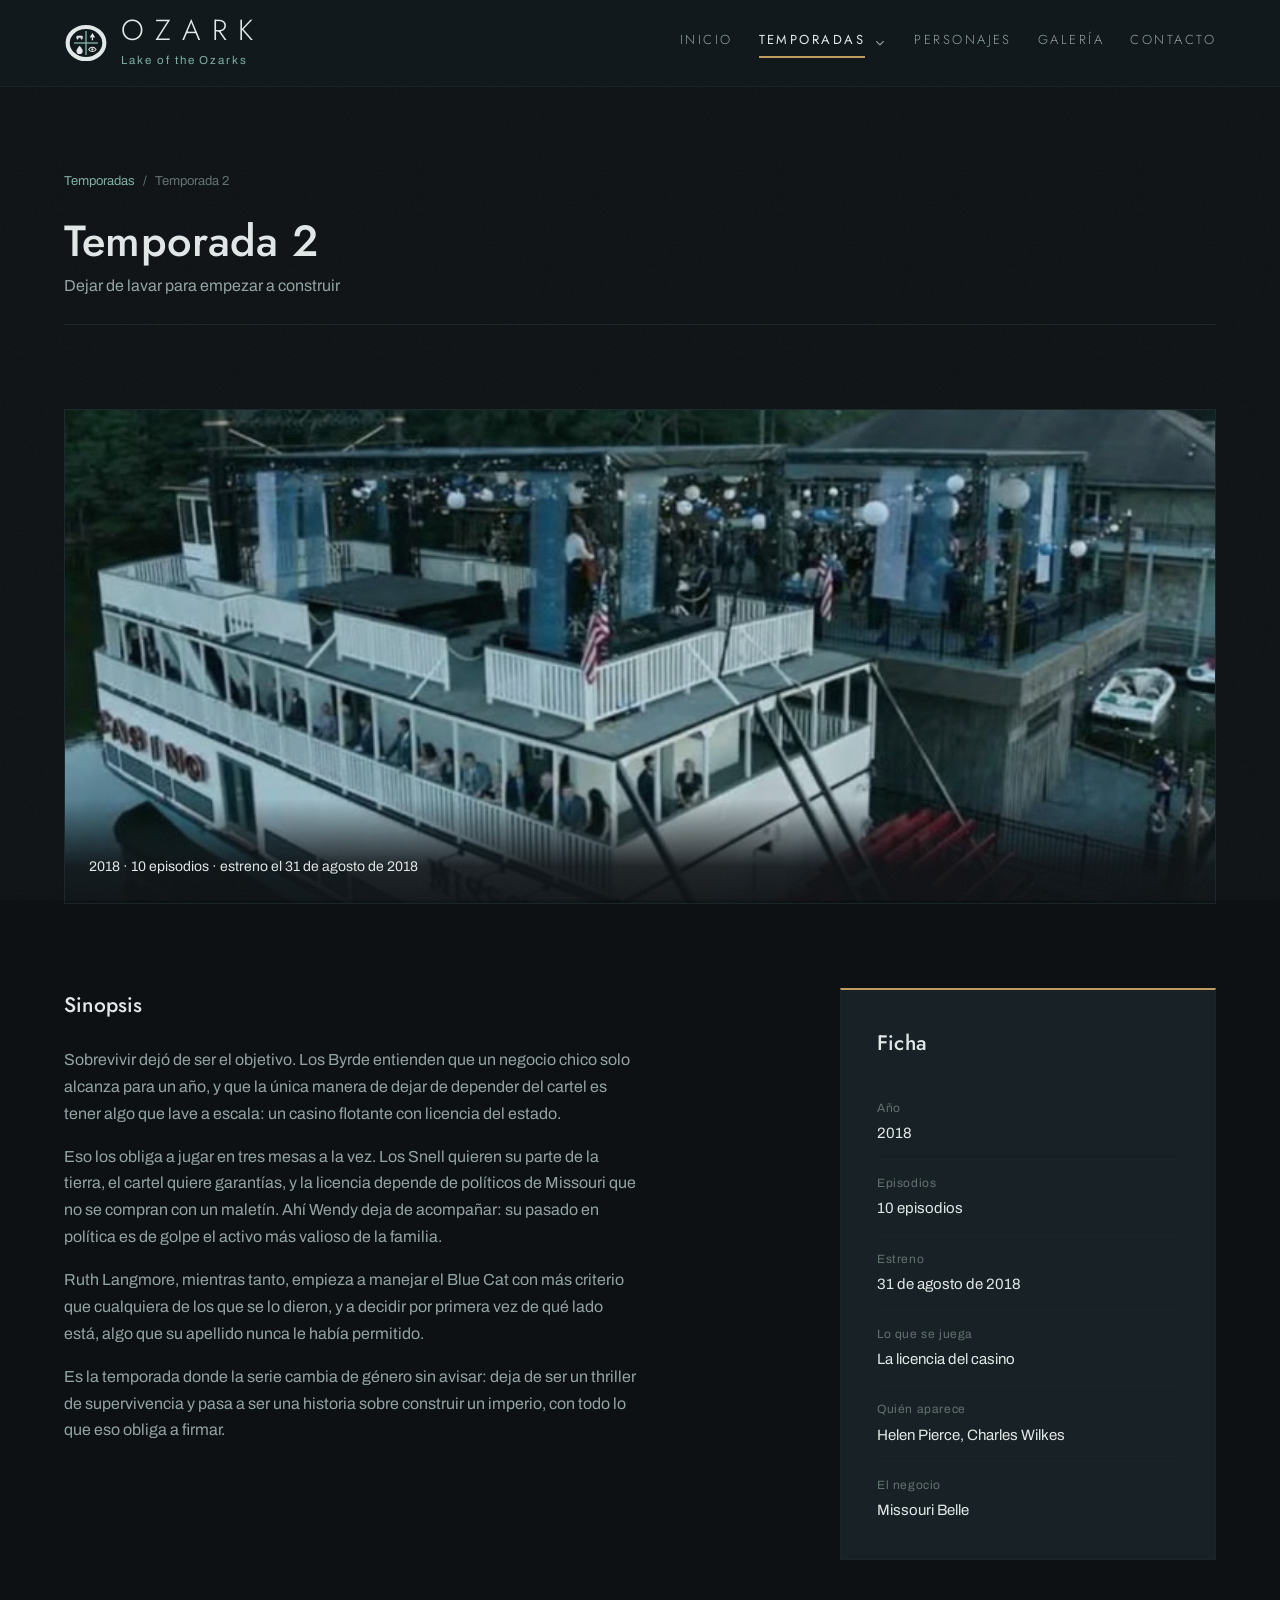
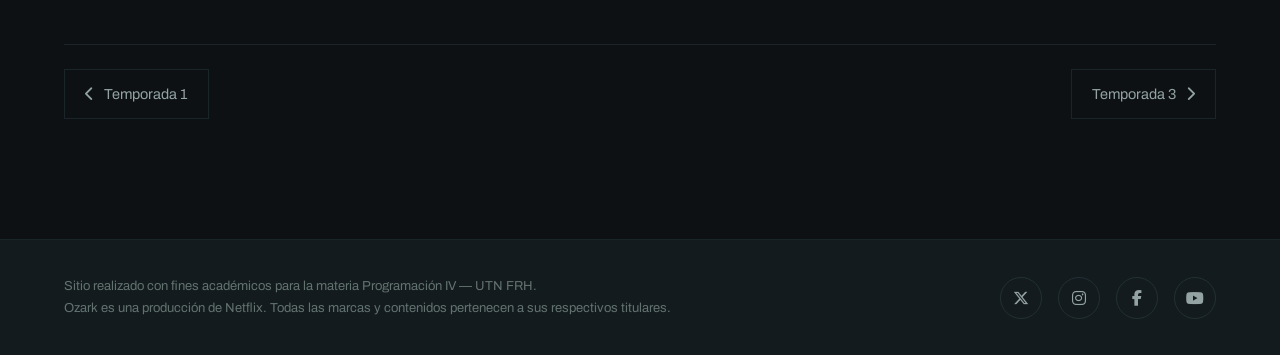
<file: Ozark-Web/temporada-2.html>
<!DOCTYPE html>
<html lang="es">
<head>
    <meta charset="UTF-8">
    <meta name="viewport" content="width=device-width, initial-scale=1.0">
    <title>Ozark | Temporada 2</title>

    <meta name="description" content="Temporada 2 de Ozark (2018): dejar de lavar para empezar a construir. Sinopsis completa, episodios y fecha de estreno.">
    <meta name="author" content="Acosta Tomás Lautaro">
    <meta name="theme-color" content="#0d1114">

    <!-- Cómo se ve el link al compartirlo en WhatsApp, X o Facebook -->
    <meta property="og:type" content="website">
    <meta property="og:title" content="Ozark | Temporada 2">
    <meta property="og:description" content="Temporada 2 de Ozark (2018): dejar de lavar para empezar a construir. Sinopsis completa, episodios y fecha de estreno.">
    <meta property="og:image" content="https://programacion-iv-ozark-sitio-web.vercel.app/img/home/Familia-Portada.jpg">
    <meta name="twitter:card" content="summary_large_image">

    <!-- Icono de la pestana -->
    <link rel="icon" type="image/svg+xml" href="img/favicon.svg">
    <link rel="icon" type="image/png" sizes="32x32" href="img/favicon-32.png">
    <link rel="apple-touch-icon" href="img/apple-touch-icon.png">


    <!-- Font Awesome (iconos de redes sociales) -->
    <link rel="stylesheet" href="https://cdnjs.cloudflare.com/ajax/libs/font-awesome/6.5.2/css/all.min.css">

    <!-- Tipografias -->
    <link rel="preconnect" href="https://fonts.googleapis.com">
    <link rel="preconnect" href="https://fonts.gstatic.com" crossorigin>
    <link href="https://fonts.googleapis.com/css2?family=Archivo:wght@400;500;600&family=Jost:wght@300;400;500&display=swap" rel="stylesheet">

    <!-- Hoja de estilos principal -->
    <link rel="stylesheet" href="css/estilos.css">
</head>
<body>

    <!-- Primer elemento enfocable: permite saltear el menú con el teclado -->
    <a href="#contenido" class="salto">Ir al contenido</a>

    <!-- ============ CABECERA ============ -->
    <header class="cabecera">
        <div class="contenedor cabecera__interior">

            <a href="index.html" class="logo">

                <!-- Marca del sitio: la O con el circulo dividido en cuatro,
                     como las placas de titulo de la serie -->
                <svg class="logo__icono" viewBox="0 0 48 48" aria-hidden="true" focusable="false">
                    <ellipse class="logo__icono-o" cx="24" cy="24" rx="20" ry="17.5"/>
                    <line class="logo__icono-cruz" x1="24" y1="11" x2="24" y2="37"/>
                    <line class="logo__icono-cruz" x1="11" y1="24" x2="37" y2="24"/>
                    <!-- Los cuatro simbolos los sortea base.js en cada carga -->
                    <g class="logo__glifo" transform="translate(17 17)"></g>
                    <g class="logo__glifo" transform="translate(31 17)"></g>
                    <g class="logo__glifo" transform="translate(17 31)"></g>
                    <g class="logo__glifo" transform="translate(31 31)"></g>
                </svg>

                <span class="logo__texto">
                    <span class="logo__marca">OZARK</span>
                    <span class="logo__bajada">Lake of the Ozarks</span>
                </span>
            </a>

            <!-- Boton hamburguesa: solo se ve en pantallas chicas -->
            <button class="menu-boton" id="menuBoton" aria-expanded="false" aria-controls="menuPrincipal" aria-label="Abrir menú">
                <i class="fa-solid fa-bars"></i>
            </button>

            <nav class="navegacion" id="menuPrincipal">
                <ul class="navegacion__lista">
                    <li><a href="index.html" class="navegacion__enlace">Inicio</a></li>
                    <li class="navegacion__item navegacion__item--desplegable">
                        <a href="temporadas.html" class="navegacion__enlace navegacion__enlace--activo">Temporadas</a>

                        <button type="button" class="navegacion__flecha" aria-expanded="false"
                                aria-controls="submenuTemporadas" aria-label="Abrir el submenú de temporadas">
                            <i class="fa-solid fa-chevron-down" aria-hidden="true"></i>
                        </button>

                        <ul class="submenu" id="submenuTemporadas">
                            <li><a href="temporada-1.html" class="submenu__enlace">Temporada 1</a></li>
                            <li><a href="temporada-2.html" class="submenu__enlace submenu__enlace--activo">Temporada 2</a></li>
                            <li><a href="temporada-3.html" class="submenu__enlace">Temporada 3</a></li>
                            <li><a href="temporada-4.html" class="submenu__enlace">Temporada 4</a></li>
                        </ul>
                    </li>
                    <li><a href="personajes.html" class="navegacion__enlace">Personajes</a></li>
                    <li><a href="galeria.html" class="navegacion__enlace">Galería</a></li>
                    <li><a href="contacto.html" class="navegacion__enlace">Contacto</a></li>
                </ul>
            </nav>

        </div>
    </header>

    <!-- ============ CONTENIDO PRINCIPAL ============ -->
    <main class="interior" id="contenido">
      <div class="contenedor">

        <nav class="miga" aria-label="Ubicación">
            <a href="temporadas.html">Temporadas</a>
            <span aria-hidden="true">/</span>
            <span>Temporada 2</span>
        </nav>

        <section class="encabezado-seccion">
            <h1 class="titulo-seccion">Temporada 2</h1>
            <p>Dejar de lavar para empezar a construir</p>
        </section>

        <figure class="franja">
            <img src="img/galeria/gal5-CasinoMissouri.jpg" alt="El casino flotante Missouri Belle" loading="lazy">
            <figcaption>2018 &middot; 10 episodios &middot; estreno el 31 de agosto de 2018</figcaption>
        </figure>

        <section class="detalle">

            <article class="detalle__texto">
                <h2 class="subtitulo">Sinopsis</h2>
                <p>Sobrevivir dejó de ser el objetivo. Los Byrde entienden que un negocio chico solo alcanza para un año, y que la única manera de dejar de depender del cartel es tener algo que lave a escala: un casino flotante con licencia del estado.</p>
                <p>Eso los obliga a jugar en tres mesas a la vez. Los Snell quieren su parte de la tierra, el cartel quiere garantías, y la licencia depende de políticos de Missouri que no se compran con un maletín. Ahí Wendy deja de acompañar: su pasado en política es de golpe el activo más valioso de la familia.</p>
                <p>Ruth Langmore, mientras tanto, empieza a manejar el Blue Cat con más criterio que cualquiera de los que se lo dieron, y a decidir por primera vez de qué lado está, algo que su apellido nunca le había permitido.</p>
                <p>Es la temporada donde la serie cambia de género sin avisar: deja de ser un thriller de supervivencia y pasa a ser una historia sobre construir un imperio, con todo lo que eso obliga a firmar.</p>
            </article>

            <aside class="ficha">
                <h2 class="subtitulo">Ficha</h2>
                <ul class="ficha__lista">
                    <li>
                        <span class="ficha__etiqueta">Año</span>
                        <span class="ficha__valor">2018</span>
                    </li>
                    <li>
                        <span class="ficha__etiqueta">Episodios</span>
                        <span class="ficha__valor">10 episodios</span>
                    </li>
                    <li>
                        <span class="ficha__etiqueta">Estreno</span>
                        <span class="ficha__valor">31 de agosto de 2018</span>
                    </li>
                    <li>
                        <span class="ficha__etiqueta">Lo que se juega</span>
                        <span class="ficha__valor">La licencia del casino</span>
                    </li>
                    <li>
                        <span class="ficha__etiqueta">Quién aparece</span>
                        <span class="ficha__valor">Helen Pierce, Charles Wilkes</span>
                    </li>
                    <li>
                        <span class="ficha__etiqueta">El negocio</span>
                        <span class="ficha__valor">Missouri Belle</span>
                    </li>
                </ul>
            </aside>

        </section>

        <nav class="pasos" aria-label="Navegación entre temporadas">
            <a href="temporada-1.html" class="paso paso--anterior"><i class="fa-solid fa-chevron-left"></i><span>Temporada 1</span></a>
            <a href="temporada-3.html" class="paso paso--siguiente"><span>Temporada 3</span><i class="fa-solid fa-chevron-right"></i></a>
        </nav>

      </div>
    </main>

    <!-- ============ PIE DE SITIO ============ -->
    <footer class="pie">
        <div class="contenedor pie__interior">

            <div class="pie__legales">
                <p>Sitio realizado con fines académicos para la materia Programación IV &mdash; UTN FRH.</p>
                <p>Ozark es una producción de Netflix. Todas las marcas y contenidos pertenecen a sus respectivos titulares.</p>
            </div>

            <ul class="redes">
                <li><a href="#" class="redes__enlace" aria-label="X"><i class="fa-brands fa-x-twitter"></i></a></li>
                <li><a href="#" class="redes__enlace" aria-label="Instagram"><i class="fa-brands fa-instagram"></i></a></li>
                <li><a href="#" class="redes__enlace" aria-label="Facebook"><i class="fa-brands fa-facebook-f"></i></a></li>
                <li><a href="#" class="redes__enlace" aria-label="YouTube"><i class="fa-brands fa-youtube"></i></a></li>
            </ul>

        </div>
    </footer>

    <script src="js/base.js"></script>
</body>
</html>
</file>
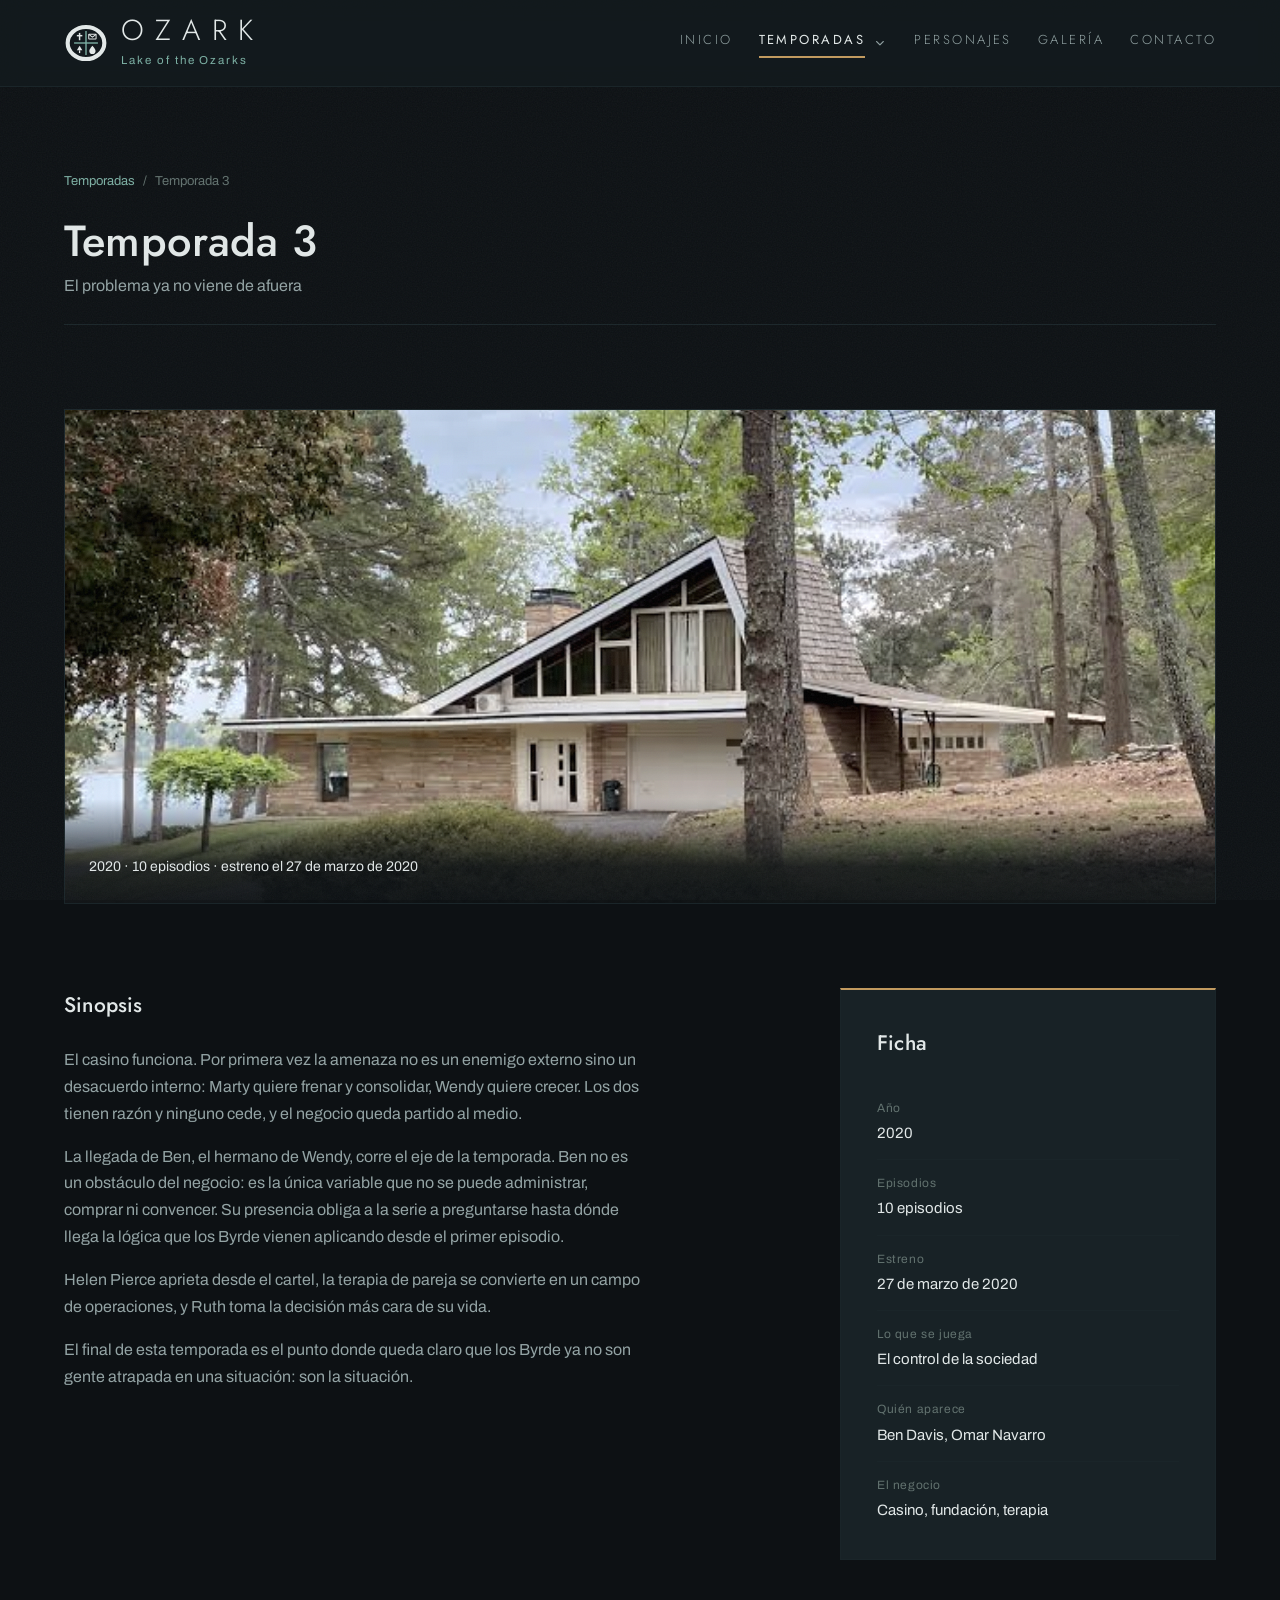
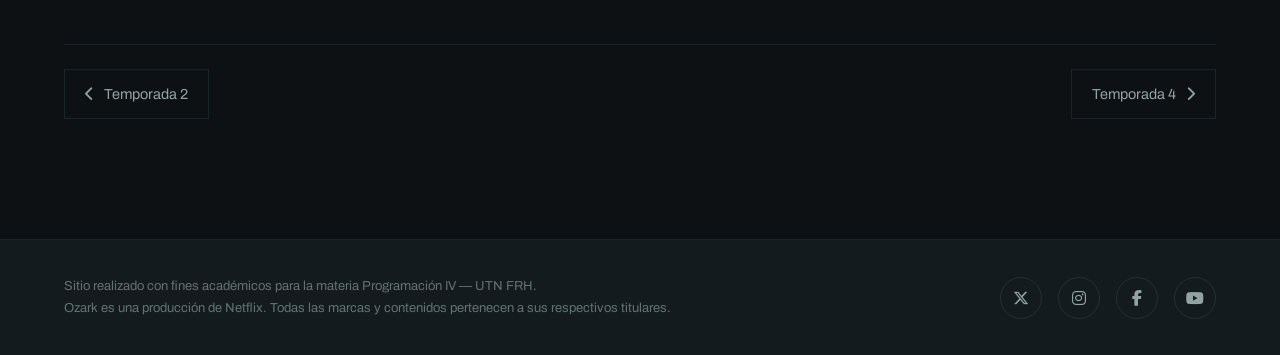
<file: Ozark-Web/temporada-3.html>
<!DOCTYPE html>
<html lang="es">
<head>
    <meta charset="UTF-8">
    <meta name="viewport" content="width=device-width, initial-scale=1.0">
    <title>Ozark | Temporada 3</title>

    <meta name="description" content="Temporada 3 de Ozark (2020): el problema ya no viene de afuera. Sinopsis completa, episodios y fecha de estreno.">
    <meta name="author" content="Acosta Tomás Lautaro">
    <meta name="theme-color" content="#0d1114">

    <!-- Cómo se ve el link al compartirlo en WhatsApp, X o Facebook -->
    <meta property="og:type" content="website">
    <meta property="og:title" content="Ozark | Temporada 3">
    <meta property="og:description" content="Temporada 3 de Ozark (2020): el problema ya no viene de afuera. Sinopsis completa, episodios y fecha de estreno.">
    <meta property="og:image" content="https://programacion-iv-ozark-sitio-web.vercel.app/img/home/Familia-Portada.jpg">
    <meta name="twitter:card" content="summary_large_image">

    <!-- Icono de la pestana -->
    <link rel="icon" type="image/svg+xml" href="img/favicon.svg">
    <link rel="icon" type="image/png" sizes="32x32" href="img/favicon-32.png">
    <link rel="apple-touch-icon" href="img/apple-touch-icon.png">


    <!-- Font Awesome (iconos de redes sociales) -->
    <link rel="stylesheet" href="https://cdnjs.cloudflare.com/ajax/libs/font-awesome/6.5.2/css/all.min.css">

    <!-- Tipografias -->
    <link rel="preconnect" href="https://fonts.googleapis.com">
    <link rel="preconnect" href="https://fonts.gstatic.com" crossorigin>
    <link href="https://fonts.googleapis.com/css2?family=Archivo:wght@400;500;600&family=Jost:wght@300;400;500&display=swap" rel="stylesheet">

    <!-- Hoja de estilos principal -->
    <link rel="stylesheet" href="css/estilos.css">
</head>
<body>

    <!-- Primer elemento enfocable: permite saltear el menú con el teclado -->
    <a href="#contenido" class="salto">Ir al contenido</a>

    <!-- ============ CABECERA ============ -->
    <header class="cabecera">
        <div class="contenedor cabecera__interior">

            <a href="index.html" class="logo">

                <!-- Marca del sitio: la O con el circulo dividido en cuatro,
                     como las placas de titulo de la serie -->
                <svg class="logo__icono" viewBox="0 0 48 48" aria-hidden="true" focusable="false">
                    <ellipse class="logo__icono-o" cx="24" cy="24" rx="20" ry="17.5"/>
                    <line class="logo__icono-cruz" x1="24" y1="11" x2="24" y2="37"/>
                    <line class="logo__icono-cruz" x1="11" y1="24" x2="37" y2="24"/>
                    <!-- Los cuatro simbolos los sortea base.js en cada carga -->
                    <g class="logo__glifo" transform="translate(17 17)"></g>
                    <g class="logo__glifo" transform="translate(31 17)"></g>
                    <g class="logo__glifo" transform="translate(17 31)"></g>
                    <g class="logo__glifo" transform="translate(31 31)"></g>
                </svg>

                <span class="logo__texto">
                    <span class="logo__marca">OZARK</span>
                    <span class="logo__bajada">Lake of the Ozarks</span>
                </span>
            </a>

            <!-- Boton hamburguesa: solo se ve en pantallas chicas -->
            <button class="menu-boton" id="menuBoton" aria-expanded="false" aria-controls="menuPrincipal" aria-label="Abrir menú">
                <i class="fa-solid fa-bars"></i>
            </button>

            <nav class="navegacion" id="menuPrincipal">
                <ul class="navegacion__lista">
                    <li><a href="index.html" class="navegacion__enlace">Inicio</a></li>
                    <li class="navegacion__item navegacion__item--desplegable">
                        <a href="temporadas.html" class="navegacion__enlace navegacion__enlace--activo">Temporadas</a>

                        <button type="button" class="navegacion__flecha" aria-expanded="false"
                                aria-controls="submenuTemporadas" aria-label="Abrir el submenú de temporadas">
                            <i class="fa-solid fa-chevron-down" aria-hidden="true"></i>
                        </button>

                        <ul class="submenu" id="submenuTemporadas">
                            <li><a href="temporada-1.html" class="submenu__enlace">Temporada 1</a></li>
                            <li><a href="temporada-2.html" class="submenu__enlace">Temporada 2</a></li>
                            <li><a href="temporada-3.html" class="submenu__enlace submenu__enlace--activo">Temporada 3</a></li>
                            <li><a href="temporada-4.html" class="submenu__enlace">Temporada 4</a></li>
                        </ul>
                    </li>
                    <li><a href="personajes.html" class="navegacion__enlace">Personajes</a></li>
                    <li><a href="galeria.html" class="navegacion__enlace">Galería</a></li>
                    <li><a href="contacto.html" class="navegacion__enlace">Contacto</a></li>
                </ul>
            </nav>

        </div>
    </header>

    <!-- ============ CONTENIDO PRINCIPAL ============ -->
    <main class="interior" id="contenido">
      <div class="contenedor">

        <nav class="miga" aria-label="Ubicación">
            <a href="temporadas.html">Temporadas</a>
            <span aria-hidden="true">/</span>
            <span>Temporada 3</span>
        </nav>

        <section class="encabezado-seccion">
            <h1 class="titulo-seccion">Temporada 3</h1>
            <p>El problema ya no viene de afuera</p>
        </section>

        <figure class="franja">
            <img src="img/galeria/gal3-CasaSobreElAgua.jpg" alt="La casa sobre el agua" loading="lazy">
            <figcaption>2020 &middot; 10 episodios &middot; estreno el 27 de marzo de 2020</figcaption>
        </figure>

        <section class="detalle">

            <article class="detalle__texto">
                <h2 class="subtitulo">Sinopsis</h2>
                <p>El casino funciona. Por primera vez la amenaza no es un enemigo externo sino un desacuerdo interno: Marty quiere frenar y consolidar, Wendy quiere crecer. Los dos tienen razón y ninguno cede, y el negocio queda partido al medio.</p>
                <p>La llegada de Ben, el hermano de Wendy, corre el eje de la temporada. Ben no es un obstáculo del negocio: es la única variable que no se puede administrar, comprar ni convencer. Su presencia obliga a la serie a preguntarse hasta dónde llega la lógica que los Byrde vienen aplicando desde el primer episodio.</p>
                <p>Helen Pierce aprieta desde el cartel, la terapia de pareja se convierte en un campo de operaciones, y Ruth toma la decisión más cara de su vida.</p>
                <p>El final de esta temporada es el punto donde queda claro que los Byrde ya no son gente atrapada en una situación: son la situación.</p>
            </article>

            <aside class="ficha">
                <h2 class="subtitulo">Ficha</h2>
                <ul class="ficha__lista">
                    <li>
                        <span class="ficha__etiqueta">Año</span>
                        <span class="ficha__valor">2020</span>
                    </li>
                    <li>
                        <span class="ficha__etiqueta">Episodios</span>
                        <span class="ficha__valor">10 episodios</span>
                    </li>
                    <li>
                        <span class="ficha__etiqueta">Estreno</span>
                        <span class="ficha__valor">27 de marzo de 2020</span>
                    </li>
                    <li>
                        <span class="ficha__etiqueta">Lo que se juega</span>
                        <span class="ficha__valor">El control de la sociedad</span>
                    </li>
                    <li>
                        <span class="ficha__etiqueta">Quién aparece</span>
                        <span class="ficha__valor">Ben Davis, Omar Navarro</span>
                    </li>
                    <li>
                        <span class="ficha__etiqueta">El negocio</span>
                        <span class="ficha__valor">Casino, fundación, terapia</span>
                    </li>
                </ul>
            </aside>

        </section>

        <nav class="pasos" aria-label="Navegación entre temporadas">
            <a href="temporada-2.html" class="paso paso--anterior"><i class="fa-solid fa-chevron-left"></i><span>Temporada 2</span></a>
            <a href="temporada-4.html" class="paso paso--siguiente"><span>Temporada 4</span><i class="fa-solid fa-chevron-right"></i></a>
        </nav>

      </div>
    </main>

    <!-- ============ PIE DE SITIO ============ -->
    <footer class="pie">
        <div class="contenedor pie__interior">

            <div class="pie__legales">
                <p>Sitio realizado con fines académicos para la materia Programación IV &mdash; UTN FRH.</p>
                <p>Ozark es una producción de Netflix. Todas las marcas y contenidos pertenecen a sus respectivos titulares.</p>
            </div>

            <ul class="redes">
                <li><a href="#" class="redes__enlace" aria-label="X"><i class="fa-brands fa-x-twitter"></i></a></li>
                <li><a href="#" class="redes__enlace" aria-label="Instagram"><i class="fa-brands fa-instagram"></i></a></li>
                <li><a href="#" class="redes__enlace" aria-label="Facebook"><i class="fa-brands fa-facebook-f"></i></a></li>
                <li><a href="#" class="redes__enlace" aria-label="YouTube"><i class="fa-brands fa-youtube"></i></a></li>
            </ul>

        </div>
    </footer>

    <script src="js/base.js"></script>
</body>
</html>
</file>
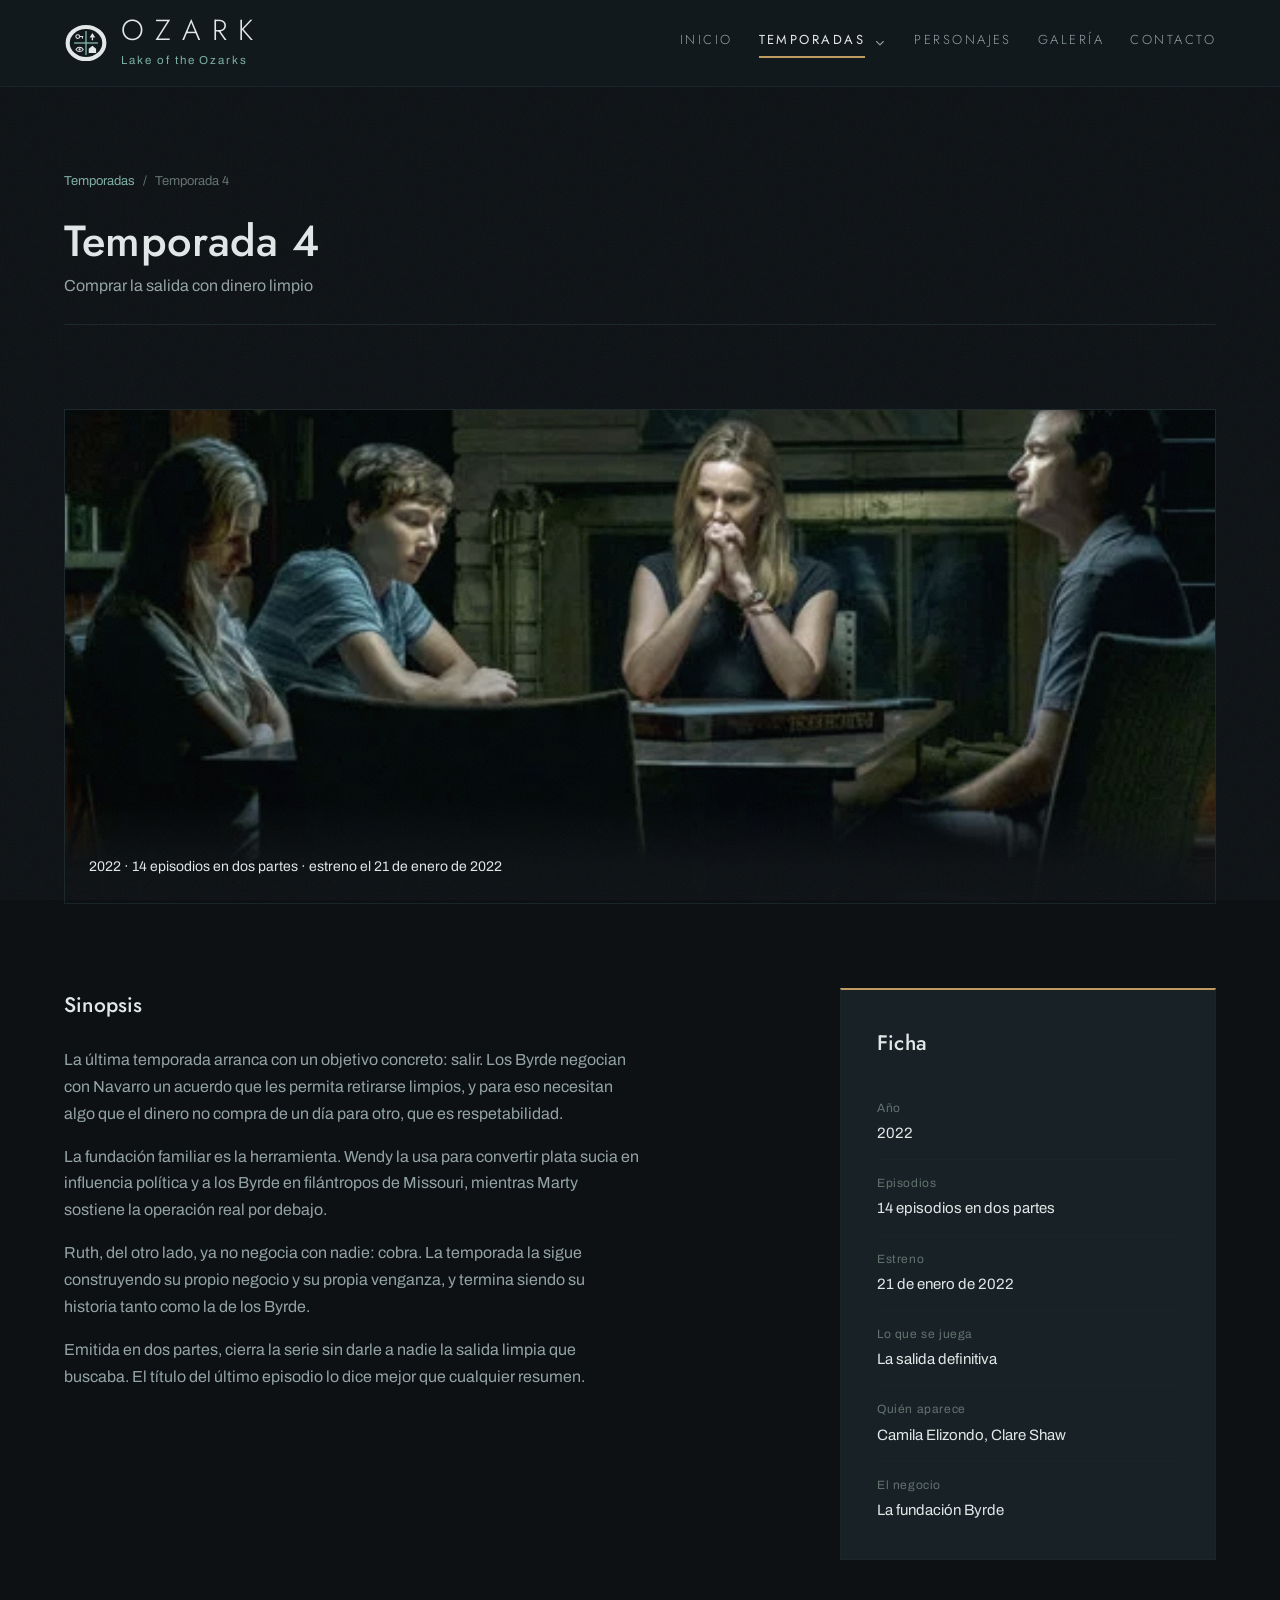
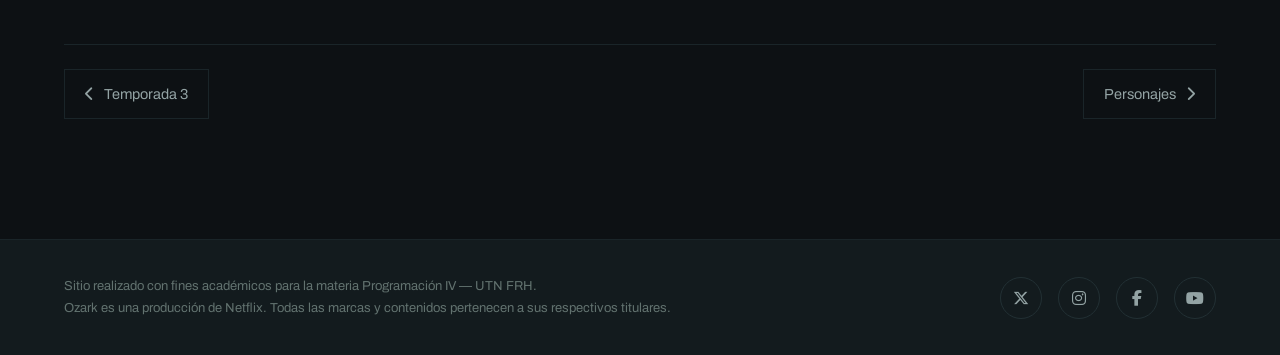
<file: Ozark-Web/temporada-4.html>
<!DOCTYPE html>
<html lang="es">
<head>
    <meta charset="UTF-8">
    <meta name="viewport" content="width=device-width, initial-scale=1.0">
    <title>Ozark | Temporada 4</title>

    <meta name="description" content="Temporada 4 de Ozark (2022): comprar la salida con dinero limpio. Sinopsis completa, episodios y fecha de estreno.">
    <meta name="author" content="Acosta Tomás Lautaro">
    <meta name="theme-color" content="#0d1114">

    <!-- Cómo se ve el link al compartirlo en WhatsApp, X o Facebook -->
    <meta property="og:type" content="website">
    <meta property="og:title" content="Ozark | Temporada 4">
    <meta property="og:description" content="Temporada 4 de Ozark (2022): comprar la salida con dinero limpio. Sinopsis completa, episodios y fecha de estreno.">
    <meta property="og:image" content="https://programacion-iv-ozark-sitio-web.vercel.app/img/home/Familia-Portada.jpg">
    <meta name="twitter:card" content="summary_large_image">

    <!-- Icono de la pestana -->
    <link rel="icon" type="image/svg+xml" href="img/favicon.svg">
    <link rel="icon" type="image/png" sizes="32x32" href="img/favicon-32.png">
    <link rel="apple-touch-icon" href="img/apple-touch-icon.png">


    <!-- Font Awesome (iconos de redes sociales) -->
    <link rel="stylesheet" href="https://cdnjs.cloudflare.com/ajax/libs/font-awesome/6.5.2/css/all.min.css">

    <!-- Tipografias -->
    <link rel="preconnect" href="https://fonts.googleapis.com">
    <link rel="preconnect" href="https://fonts.gstatic.com" crossorigin>
    <link href="https://fonts.googleapis.com/css2?family=Archivo:wght@400;500;600&family=Jost:wght@300;400;500&display=swap" rel="stylesheet">

    <!-- Hoja de estilos principal -->
    <link rel="stylesheet" href="css/estilos.css">
</head>
<body>

    <!-- Primer elemento enfocable: permite saltear el menú con el teclado -->
    <a href="#contenido" class="salto">Ir al contenido</a>

    <!-- ============ CABECERA ============ -->
    <header class="cabecera">
        <div class="contenedor cabecera__interior">

            <a href="index.html" class="logo">

                <!-- Marca del sitio: la O con el circulo dividido en cuatro,
                     como las placas de titulo de la serie -->
                <svg class="logo__icono" viewBox="0 0 48 48" aria-hidden="true" focusable="false">
                    <ellipse class="logo__icono-o" cx="24" cy="24" rx="20" ry="17.5"/>
                    <line class="logo__icono-cruz" x1="24" y1="11" x2="24" y2="37"/>
                    <line class="logo__icono-cruz" x1="11" y1="24" x2="37" y2="24"/>
                    <!-- Los cuatro simbolos los sortea base.js en cada carga -->
                    <g class="logo__glifo" transform="translate(17 17)"></g>
                    <g class="logo__glifo" transform="translate(31 17)"></g>
                    <g class="logo__glifo" transform="translate(17 31)"></g>
                    <g class="logo__glifo" transform="translate(31 31)"></g>
                </svg>

                <span class="logo__texto">
                    <span class="logo__marca">OZARK</span>
                    <span class="logo__bajada">Lake of the Ozarks</span>
                </span>
            </a>

            <!-- Boton hamburguesa: solo se ve en pantallas chicas -->
            <button class="menu-boton" id="menuBoton" aria-expanded="false" aria-controls="menuPrincipal" aria-label="Abrir menú">
                <i class="fa-solid fa-bars"></i>
            </button>

            <nav class="navegacion" id="menuPrincipal">
                <ul class="navegacion__lista">
                    <li><a href="index.html" class="navegacion__enlace">Inicio</a></li>
                    <li class="navegacion__item navegacion__item--desplegable">
                        <a href="temporadas.html" class="navegacion__enlace navegacion__enlace--activo">Temporadas</a>

                        <button type="button" class="navegacion__flecha" aria-expanded="false"
                                aria-controls="submenuTemporadas" aria-label="Abrir el submenú de temporadas">
                            <i class="fa-solid fa-chevron-down" aria-hidden="true"></i>
                        </button>

                        <ul class="submenu" id="submenuTemporadas">
                            <li><a href="temporada-1.html" class="submenu__enlace">Temporada 1</a></li>
                            <li><a href="temporada-2.html" class="submenu__enlace">Temporada 2</a></li>
                            <li><a href="temporada-3.html" class="submenu__enlace">Temporada 3</a></li>
                            <li><a href="temporada-4.html" class="submenu__enlace submenu__enlace--activo">Temporada 4</a></li>
                        </ul>
                    </li>
                    <li><a href="personajes.html" class="navegacion__enlace">Personajes</a></li>
                    <li><a href="galeria.html" class="navegacion__enlace">Galería</a></li>
                    <li><a href="contacto.html" class="navegacion__enlace">Contacto</a></li>
                </ul>
            </nav>

        </div>
    </header>

    <!-- ============ CONTENIDO PRINCIPAL ============ -->
    <main class="interior" id="contenido">
      <div class="contenedor">

        <nav class="miga" aria-label="Ubicación">
            <a href="temporadas.html">Temporadas</a>
            <span aria-hidden="true">/</span>
            <span>Temporada 4</span>
        </nav>

        <section class="encabezado-seccion">
            <h1 class="titulo-seccion">Temporada 4</h1>
            <p>Comprar la salida con dinero limpio</p>
        </section>

        <figure class="franja">
            <img src="img/galeria/gal1-FamiliaByrde.jpg" alt="La familia Byrde" loading="lazy">
            <figcaption>2022 &middot; 14 episodios en dos partes &middot; estreno el 21 de enero de 2022</figcaption>
        </figure>

        <section class="detalle">

            <article class="detalle__texto">
                <h2 class="subtitulo">Sinopsis</h2>
                <p>La última temporada arranca con un objetivo concreto: salir. Los Byrde negocian con Navarro un acuerdo que les permita retirarse limpios, y para eso necesitan algo que el dinero no compra de un día para otro, que es respetabilidad.</p>
                <p>La fundación familiar es la herramienta. Wendy la usa para convertir plata sucia en influencia política y a los Byrde en filántropos de Missouri, mientras Marty sostiene la operación real por debajo.</p>
                <p>Ruth, del otro lado, ya no negocia con nadie: cobra. La temporada la sigue construyendo su propio negocio y su propia venganza, y termina siendo su historia tanto como la de los Byrde.</p>
                <p>Emitida en dos partes, cierra la serie sin darle a nadie la salida limpia que buscaba. El título del último episodio lo dice mejor que cualquier resumen.</p>
            </article>

            <aside class="ficha">
                <h2 class="subtitulo">Ficha</h2>
                <ul class="ficha__lista">
                    <li>
                        <span class="ficha__etiqueta">Año</span>
                        <span class="ficha__valor">2022</span>
                    </li>
                    <li>
                        <span class="ficha__etiqueta">Episodios</span>
                        <span class="ficha__valor">14 episodios en dos partes</span>
                    </li>
                    <li>
                        <span class="ficha__etiqueta">Estreno</span>
                        <span class="ficha__valor">21 de enero de 2022</span>
                    </li>
                    <li>
                        <span class="ficha__etiqueta">Lo que se juega</span>
                        <span class="ficha__valor">La salida definitiva</span>
                    </li>
                    <li>
                        <span class="ficha__etiqueta">Quién aparece</span>
                        <span class="ficha__valor">Camila Elizondo, Clare Shaw</span>
                    </li>
                    <li>
                        <span class="ficha__etiqueta">El negocio</span>
                        <span class="ficha__valor">La fundación Byrde</span>
                    </li>
                </ul>
            </aside>

        </section>

        <nav class="pasos" aria-label="Navegación entre temporadas">
            <a href="temporada-3.html" class="paso paso--anterior"><i class="fa-solid fa-chevron-left"></i><span>Temporada 3</span></a>
            <a href="personajes.html" class="paso paso--siguiente"><span>Personajes</span><i class="fa-solid fa-chevron-right"></i></a>
        </nav>

      </div>
    </main>

    <!-- ============ PIE DE SITIO ============ -->
    <footer class="pie">
        <div class="contenedor pie__interior">

            <div class="pie__legales">
                <p>Sitio realizado con fines académicos para la materia Programación IV &mdash; UTN FRH.</p>
                <p>Ozark es una producción de Netflix. Todas las marcas y contenidos pertenecen a sus respectivos titulares.</p>
            </div>

            <ul class="redes">
                <li><a href="#" class="redes__enlace" aria-label="X"><i class="fa-brands fa-x-twitter"></i></a></li>
                <li><a href="#" class="redes__enlace" aria-label="Instagram"><i class="fa-brands fa-instagram"></i></a></li>
                <li><a href="#" class="redes__enlace" aria-label="Facebook"><i class="fa-brands fa-facebook-f"></i></a></li>
                <li><a href="#" class="redes__enlace" aria-label="YouTube"><i class="fa-brands fa-youtube"></i></a></li>
            </ul>

        </div>
    </footer>

    <script src="js/base.js"></script>
</body>
</html>
</file>
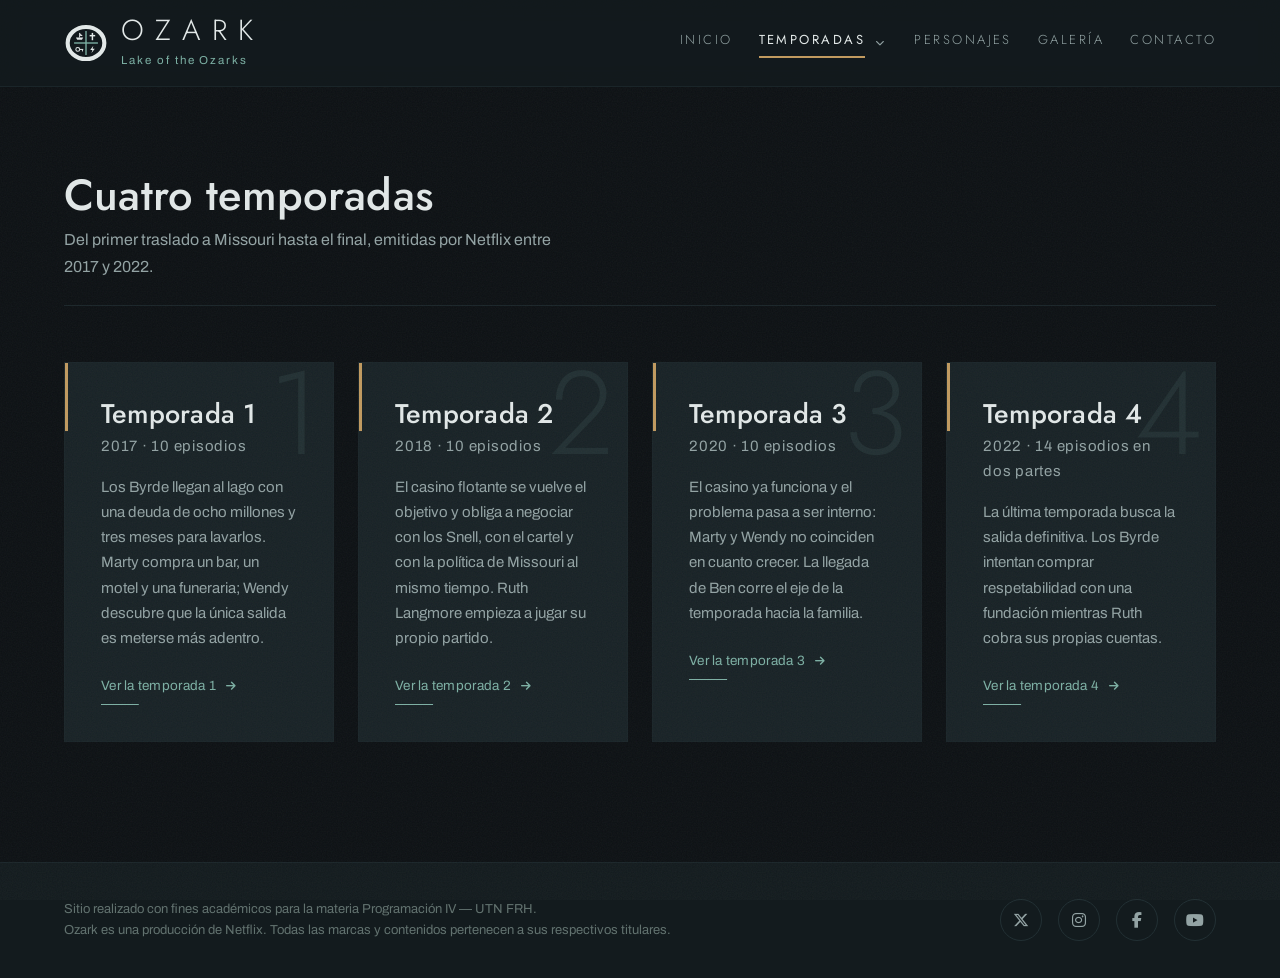
<file: Ozark-Web/temporadas.html>
<!DOCTYPE html>
<html lang="es">
<head>
    <meta charset="UTF-8">
    <meta name="viewport" content="width=device-width, initial-scale=1.0">
    <title>Ozark | Temporadas</title>

    <meta name="description" content="Las cuatro temporadas de Ozark emitidas por Netflix entre 2017 y 2022, con sinopsis y cantidad de episodios.">
    <meta name="author" content="Acosta Tomás Lautaro">
    <meta name="theme-color" content="#0d1114">

    <!-- Cómo se ve el link al compartirlo en WhatsApp, X o Facebook -->
    <meta property="og:type" content="website">
    <meta property="og:title" content="Ozark | Temporadas">
    <meta property="og:description" content="Las cuatro temporadas de Ozark emitidas por Netflix entre 2017 y 2022, con sinopsis y cantidad de episodios.">
    <meta property="og:image" content="https://programacion-iv-ozark-sitio-web.vercel.app/img/home/Familia-Portada.jpg">
    <meta name="twitter:card" content="summary_large_image">

    <!-- Icono de la pestana -->
    <link rel="icon" type="image/svg+xml" href="img/favicon.svg">
    <link rel="icon" type="image/png" sizes="32x32" href="img/favicon-32.png">
    <link rel="apple-touch-icon" href="img/apple-touch-icon.png">


    <!-- Font Awesome (iconos de redes sociales) -->
    <link rel="stylesheet" href="https://cdnjs.cloudflare.com/ajax/libs/font-awesome/6.5.2/css/all.min.css">

    <!-- Tipografias -->
    <link rel="preconnect" href="https://fonts.googleapis.com">
    <link rel="preconnect" href="https://fonts.gstatic.com" crossorigin>
    <link href="https://fonts.googleapis.com/css2?family=Archivo:wght@400;500;600&family=Jost:wght@300;400;500&display=swap" rel="stylesheet">

    <!-- Hoja de estilos principal -->
    <link rel="stylesheet" href="css/estilos.css">
</head>
<body>

    <!-- Primer elemento enfocable: permite saltear el menú con el teclado -->
    <a href="#contenido" class="salto">Ir al contenido</a>

    <!-- ============ CABECERA ============ -->
    <header class="cabecera">
        <div class="contenedor cabecera__interior">

            <a href="index.html" class="logo">

                <!-- Marca del sitio: la O con el circulo dividido en cuatro,
                     como las placas de titulo de la serie -->
                <svg class="logo__icono" viewBox="0 0 48 48" aria-hidden="true" focusable="false">
                    <ellipse class="logo__icono-o" cx="24" cy="24" rx="20" ry="17.5"/>
                    <line class="logo__icono-cruz" x1="24" y1="11" x2="24" y2="37"/>
                    <line class="logo__icono-cruz" x1="11" y1="24" x2="37" y2="24"/>
                    <!-- Los cuatro simbolos los sortea base.js en cada carga -->
                    <g class="logo__glifo" transform="translate(17 17)"></g>
                    <g class="logo__glifo" transform="translate(31 17)"></g>
                    <g class="logo__glifo" transform="translate(17 31)"></g>
                    <g class="logo__glifo" transform="translate(31 31)"></g>
                </svg>

                <span class="logo__texto">
                    <span class="logo__marca">OZARK</span>
                    <span class="logo__bajada">Lake of the Ozarks</span>
                </span>
            </a>

            <!-- Boton hamburguesa: solo se ve en pantallas chicas -->
            <button class="menu-boton" id="menuBoton" aria-expanded="false" aria-controls="menuPrincipal" aria-label="Abrir menú">
                <i class="fa-solid fa-bars"></i>
            </button>

            <nav class="navegacion" id="menuPrincipal">
                <ul class="navegacion__lista">
                    <li><a href="index.html" class="navegacion__enlace">Inicio</a></li>
                    <li class="navegacion__item navegacion__item--desplegable">
                        <a href="temporadas.html" class="navegacion__enlace navegacion__enlace--activo">Temporadas</a>

                        <button type="button" class="navegacion__flecha" aria-expanded="false"
                                aria-controls="submenuTemporadas" aria-label="Abrir el submenú de temporadas">
                            <i class="fa-solid fa-chevron-down" aria-hidden="true"></i>
                        </button>

                        <ul class="submenu" id="submenuTemporadas">
                            <li><a href="temporada-1.html" class="submenu__enlace">Temporada 1</a></li>
                            <li><a href="temporada-2.html" class="submenu__enlace">Temporada 2</a></li>
                            <li><a href="temporada-3.html" class="submenu__enlace">Temporada 3</a></li>
                            <li><a href="temporada-4.html" class="submenu__enlace">Temporada 4</a></li>
                        </ul>
                    </li>
                    <li><a href="personajes.html" class="navegacion__enlace">Personajes</a></li>
                    <li><a href="galeria.html" class="navegacion__enlace">Galería</a></li>
                    <li><a href="contacto.html" class="navegacion__enlace">Contacto</a></li>
                </ul>
            </nav>

        </div>
    </header>

    <!-- ============ CONTENIDO PRINCIPAL ============ -->
    <main class="interior" id="contenido">
      <div class="contenedor">

        <section class="encabezado-seccion">
            <h1 class="titulo-seccion">Cuatro temporadas</h1>
            <p>Del primer traslado a Missouri hasta el final, emitidas por Netflix entre 2017 y 2022.</p>
        </section>

        <section class="temporadas">
            <article class="temporada">
                <span class="temporada__numero" aria-hidden="true">1</span>
                <h2 class="temporada__titulo">Temporada 1</h2>
                <p class="temporada__dato">2017 &middot; 10 episodios</p>
                <p>Los Byrde llegan al lago con una deuda de ocho millones y tres meses para lavarlos. Marty compra un bar, un motel y una funeraria; Wendy descubre que la única salida es meterse más adentro.</p>
                <a href="temporada-1.html" class="temporada__mas">Ver la temporada 1 <i class="fa-solid fa-arrow-right" aria-hidden="true"></i></a>
            </article>

            <article class="temporada">
                <span class="temporada__numero" aria-hidden="true">2</span>
                <h2 class="temporada__titulo">Temporada 2</h2>
                <p class="temporada__dato">2018 &middot; 10 episodios</p>
                <p>El casino flotante se vuelve el objetivo y obliga a negociar con los Snell, con el cartel y con la política de Missouri al mismo tiempo. Ruth Langmore empieza a jugar su propio partido.</p>
                <a href="temporada-2.html" class="temporada__mas">Ver la temporada 2 <i class="fa-solid fa-arrow-right" aria-hidden="true"></i></a>
            </article>

            <article class="temporada">
                <span class="temporada__numero" aria-hidden="true">3</span>
                <h2 class="temporada__titulo">Temporada 3</h2>
                <p class="temporada__dato">2020 &middot; 10 episodios</p>
                <p>El casino ya funciona y el problema pasa a ser interno: Marty y Wendy no coinciden en cuanto crecer. La llegada de Ben corre el eje de la temporada hacia la familia.</p>
                <a href="temporada-3.html" class="temporada__mas">Ver la temporada 3 <i class="fa-solid fa-arrow-right" aria-hidden="true"></i></a>
            </article>

            <article class="temporada">
                <span class="temporada__numero" aria-hidden="true">4</span>
                <h2 class="temporada__titulo">Temporada 4</h2>
                <p class="temporada__dato">2022 &middot; 14 episodios en dos partes</p>
                <p>La última temporada busca la salida definitiva. Los Byrde intentan comprar respetabilidad con una fundación mientras Ruth cobra sus propias cuentas.</p>
                <a href="temporada-4.html" class="temporada__mas">Ver la temporada 4 <i class="fa-solid fa-arrow-right" aria-hidden="true"></i></a>
            </article>
        </section>
      </div>
    </main>

    <!-- ============ PIE DE SITIO ============ -->
    <footer class="pie">
        <div class="contenedor pie__interior">

            <div class="pie__legales">
                <p>Sitio realizado con fines académicos para la materia Programación IV &mdash; UTN FRH.</p>
                <p>Ozark es una producción de Netflix. Todas las marcas y contenidos pertenecen a sus respectivos titulares.</p>
            </div>

            <ul class="redes">
                <li><a href="#" class="redes__enlace" aria-label="X"><i class="fa-brands fa-x-twitter"></i></a></li>
                <li><a href="#" class="redes__enlace" aria-label="Instagram"><i class="fa-brands fa-instagram"></i></a></li>
                <li><a href="#" class="redes__enlace" aria-label="Facebook"><i class="fa-brands fa-facebook-f"></i></a></li>
                <li><a href="#" class="redes__enlace" aria-label="YouTube"><i class="fa-brands fa-youtube"></i></a></li>
            </ul>

        </div>
    </footer>

    <script src="js/base.js"></script>
</body>
</html>
</file>
<file: Ozark-Web/css/estilos.css>
/* ==========================================================
   OZARK - estilos.css
   Estilos principales del sitio
   ========================================================== */

/* ---------- 1. Variables ---------- */
:root {
    /* Colores */
    --fondo:          #0d1114;   /* negro con tirada azul */
    --superficie:     #131b1e;   /* cabecera y pie */
    --superficie-2:   #182226;   /* tarjetas */
    --borde:          #223034;
    --borde-suave:    #1a2529;
    --texto:          #e2e8e8;
    --texto-suave:    #93a3a4;
    --texto-tenue:    #62726f;
    --agua:           #7db0a4;   /* verde agua del lago */
    --dinero:         #c19a5f;   /* dorado apagado */

    /* Tipografia */
    /* Jost es una geometrica basada en las proporciones de Futura,
       que es la fuente del titulo de la serie. Archivo queda en el
       cuerpo porque una geometrica cansa en textos largos. */
    --fuente-titulo:  'Jost', 'Century Gothic', sans-serif;
    --fuente-texto:   'Archivo', 'Segoe UI', sans-serif;

    /* Escala de espacios: el sitio usa estos valores y ninguno suelto */
    --e-1: 8px;
    --e-2: 16px;
    --e-3: 24px;
    --e-4: 36px;
    --e-5: 56px;
    --e-6: 84px;
    --e-7: 120px;
}

/* ---------- 2. Reset basico ---------- */
* {
    margin: 0;
    padding: 0;
    box-sizing: border-box;
}

html {
    scroll-behavior: smooth;
}

body {
    background-color: var(--fondo);
    color: var(--texto);
    font-family: var(--fuente-texto);
    font-size: 16px;
    line-height: 1.68;
    -webkit-font-smoothing: antialiased;

    /* El body es flex en columna para que el pie quede siempre abajo */
    display: flex;
    flex-direction: column;
    min-height: 100vh;
}

img {
    max-width: 100%;
    display: block;
}

ul {
    list-style: none;
}

a {
    text-decoration: none;
    color: inherit;
}

/* Color del texto cuando se selecciona con el mouse */
::selection {
    background-color: var(--dinero);
    color: var(--fondo);
}

/* Contenedor centrado que usan cabecera, main y pie */
.contenedor {
    width: 100%;
    max-width: 1200px;
    margin: 0 auto;
    padding: 0 var(--e-3);
}

/* ---------- 3. Cabecera ---------- */
.cabecera {
    background-color: rgba(19, 27, 30, 0.88);
    backdrop-filter: blur(10px);          /* desenfoca lo que pasa por debajo */
    -webkit-backdrop-filter: blur(10px);
    border-bottom: 1px solid var(--borde-suave);
    position: sticky;
    top: 0;
    z-index: 10;
}

.cabecera__interior {
    display: flex;
    justify-content: space-between; /* logo a la izquierda, menu a la derecha */
    align-items: center;
    flex-wrap: wrap;
    padding-top: var(--e-2);
    padding-bottom: var(--e-2);
}

/* --- Logo --- */
.logo {
    display: flex;
    flex-direction: row;
    align-items: center;
    gap: 13px;
}

/* El simbolo: la O con el circulo dividido en cuatro */
.logo__icono {
    width: 44px;
    height: 44px;
    flex-shrink: 0;
    overflow: visible;
    transition: width 0.3s ease, height 0.3s ease;
}

.logo__icono-o {
    fill: none;
    stroke: var(--texto);
    stroke-width: 4.5;
    transition: stroke 0.25s ease;
}

.logo__icono-cruz {
    stroke: var(--agua);
    stroke-width: 1.5;
    transition: stroke 0.25s ease;
}

/* Los cuatro pictogramas de los cuadrantes.
   El fill lo toman de aca y los que usan stroke lo declaran
   como currentColor, asi todos siguen este mismo color. */
.logo__glifo {
    fill: var(--texto);
    color: var(--texto);
    transition: fill 0.25s ease, color 0.25s ease;
}

.logo:hover .logo__glifo {
    fill: var(--dinero);
    color: var(--dinero);
}

.logo:hover .logo__icono-o {
    stroke: var(--dinero);
}

.logo:hover .logo__icono-cruz {
    stroke: var(--texto);
}

.logo__texto {
    display: flex;
    flex-direction: column;
}

.logo__marca {
    font-family: var(--fuente-titulo);
    font-weight: 300;
    font-size: 29px;
    /* Tracking muy abierto y peso liviano: es como se ve la placa
       de titulo de la serie */
    letter-spacing: 0.4em;
    line-height: 1;
    color: var(--texto);
    /* El espaciado sobra al final de la palabra: lo compenso */
    margin-right: -0.4em;
}

.logo__bajada {
    font-size: 11.5px;
    letter-spacing: 0.17em;
    color: var(--agua);
    margin-top: 6px;
}

/* --- Navegacion --- */
.navegacion__lista {
    display: flex;
    align-items: center;
    gap: 26px;
}

/* Todos los items en flex, no solo el desplegable.
   En un <li> normal el padding-bottom del enlace no suma altura
   porque el enlace es inline; dentro de un flex si suma. Si uno
   solo es flex, ese queda 7px mas alto y su texto se ve corrido
   hacia arriba respecto de los demas. */
.navegacion__lista > li {
    display: flex;
    align-items: center;
}

.navegacion__enlace {
    position: relative;
    /* Mismo tratamiento que el wordmark OZARK: la geometrica en
       peso liviano, en mayusculas y con las letras muy abiertas.
       Con tanto tracking el texto se lee mas grande de lo que es,
       por eso baja a 13px. */
    font-family: var(--fuente-titulo);
    font-size: 13px;
    font-weight: 300;
    text-transform: uppercase;
    letter-spacing: 0.19em;
    color: var(--texto-suave);
    padding-bottom: 7px;
    transition: color 0.22s ease;
}

/* El espaciado sobra despues de la ultima letra y descentra el
   subrayado: se lo descuento */
.navegacion__enlace::first-line {
    letter-spacing: 0.19em;
}

/* El subrayado es un pseudo-elemento que crece desde la izquierda,
   asi no salta el alto del texto al pasar el mouse */
.navegacion__enlace::after {
    content: '';
    position: absolute;
    left: 0;
    bottom: 0;
    width: 100%;
    height: 2px;
    background-color: var(--agua);
    transform: scaleX(0);
    transform-origin: left;
    transition: transform 0.28s ease;
}

.navegacion__enlace:hover,
.navegacion__enlace:focus-visible {
    color: var(--texto);
}

.navegacion__enlace:hover::after {
    transform: scaleX(1);
}

.navegacion__enlace--activo {
    color: var(--texto);
    font-weight: 400;
}

.navegacion__enlace--activo::after {
    background-color: var(--dinero);
    transform: scaleX(1);
}

/* ==========================================================
   SUBMENU DESPLEGABLE (Temporadas)
   ========================================================== */
.navegacion__item--desplegable {
    position: relative;   /* el submenu se cuelga de aca */
    gap: 6px;
}

/* La flechita que abre y cierra */
.navegacion__flecha {
    background: none;
    border: none;
    color: var(--texto-suave);
    font-size: 9px;
    line-height: 1;
    padding: 4px;
    cursor: pointer;
    transition: color 0.2s ease, transform 0.28s ease;
}

.navegacion__flecha:hover {
    color: var(--texto);
}

/* Gira cuando el submenu esta abierto */
.navegacion__item--desplegable.abierto .navegacion__flecha {
    transform: rotate(180deg);
    color: var(--dinero);
}

.submenu {
    position: absolute;
    top: calc(100% + 14px);
    left: -18px;
    min-width: 190px;
    padding: 7px 0;
    z-index: 20;

    background-color: #101a1d;
    border: 1px solid var(--borde);

    /* Oculto por defecto. visibility ademas de opacity: si no,
       los enlaces se pueden clickear estando invisibles. */
    opacity: 0;
    visibility: hidden;
    transform: translateY(-7px);
    transition: opacity 0.22s ease, visibility 0.22s ease, transform 0.22s ease;
}

/* Se abre al pasar el mouse, al entrar con el teclado (focus-within)
   o al hacer clic en la flecha (clase que pone base.js) */
.navegacion__item--desplegable:hover .submenu,
.navegacion__item--desplegable:focus-within .submenu,
.navegacion__item--desplegable.abierto .submenu {
    opacity: 1;
    visibility: visible;
    transform: translateY(0);
}

.submenu__enlace {
    display: block;
    padding: 10px 20px;
    font-family: var(--fuente-titulo);
    font-size: 13px;
    font-weight: 300;
    letter-spacing: 0.1em;
    text-transform: uppercase;
    color: var(--texto-suave);
    border-left: 2px solid transparent;
    transition: color 0.2s ease, background-color 0.2s ease,
                border-color 0.2s ease, padding-left 0.2s ease;
}

.submenu__enlace:hover,
.submenu__enlace:focus-visible {
    color: var(--texto);
    background-color: #162226;
    border-left-color: var(--agua);
    padding-left: 24px;
}

.submenu__enlace--activo {
    color: var(--texto);
    border-left-color: var(--dinero);
}

/* --- Boton hamburguesa (oculto en escritorio) --- */
.menu-boton {
    display: none;
    background: none;
    border: 1px solid var(--borde);
    color: var(--texto);
    font-size: 18px;
    padding: 9px 13px;
    cursor: pointer;
    border-radius: 2px;
    transition: border-color 0.2s, color 0.2s;
}

.menu-boton:hover {
    border-color: var(--agua);
    color: var(--agua);
}

/* ==========================================================
   4. PORTADA
   ========================================================== */
.principal {
    flex-grow: 1;          /* empuja el pie hacia abajo */
    padding: var(--e-6) 0;
    position: relative;    /* las capas de abajo se posicionan respecto de esto */
    overflow: hidden;      /* recorta el zoom y los bordes borroneados del fondo */
    display: flex;
    align-items: center;
    /* Ocupa la pantalla entera menos lo que mide la cabecera.
       Los 86px salen de medirla: 53 del logo + 32 de padding + 1 del borde. */
    min-height: calc(100vh - 86px);
}

/* CAPA 1 - la foto de fondo, desenfocada.
   Va estirada 40px para afuera asi el blur no deja bordes claros. */
.principal::before {
    content: '';
    position: absolute;
    top: -40px;
    left: -40px;
    right: -40px;
    bottom: -40px;

    background-image: url('../img/home/Familia-Portada.jpg');
    background-size: cover;
    background-position: center 30%;
    background-repeat: no-repeat;

    filter: blur(3px) saturate(0.7) contrast(1.05);

    /* Zoom de 45 segundos: no se percibe como animacion, se percibe
       como que la imagen esta viva. Un solo movimiento en toda la pagina. */
    animation: respirar 45s ease-in-out infinite alternate;
}

@keyframes respirar {
    from { transform: scale(1); }
    to   { transform: scale(1.08); }
}

/* CAPA 2 - el velo de color.
   Oscurece la izquierda para que se lea el texto, deja ver la foto
   a la derecha, y abajo termina en el color solido del sitio para
   que al bajar la pagina el tono se mantenga sin corte. */
.principal::after {
    content: '';
    position: absolute;
    top: 0;
    left: 0;
    width: 100%;
    height: 100%;

    background:
        /* Vinieta: oscurece las esquinas y empuja la mirada al centro,
           igual que la fotografia de la serie */
        radial-gradient(
            120% 90% at 50% 45%,
            rgba(13, 17, 20, 0) 30%,
            rgba(13, 17, 20, 0.55) 100%
        ),
        linear-gradient(
            90deg,
            rgba(13, 17, 20, 0.92) 0%,
            rgba(13, 17, 20, 0.72) 42%,
            rgba(17, 30, 31, 0.12) 100%
        ),
        linear-gradient(
            180deg,
            rgba(20, 34, 34, 0.26) 0%,
            rgba(20, 34, 34, 0.06) 28%,
            rgba(13, 17, 20, 0.5) 80%,
            var(--fondo) 100%
        );
}

/* El contenido tiene que quedar por encima de las dos capas */
.principal > .contenedor {
    position: relative;
    z-index: 1;
}

/* Las 2 columnas iguales */
.presentacion {
    display: flex;
    align-items: center;
    gap: var(--e-6);
}

.presentacion__texto,
.presentacion__imagen {
    flex: 1 1 0;           /* mismo ancho para las dos columnas */
    min-width: 0;
}

.titulo-principal {
    font-family: var(--fuente-titulo);
    font-weight: 500;
    font-size: clamp(36px, 4.2vw, 56px);  /* se adapta solo al ancho */
    line-height: 1.1;
    letter-spacing: 0.004em;
    margin-bottom: var(--e-3);
}

/* Una linea fina arriba del titulo, como marca de apertura */
.titulo-principal::before {
    content: '';
    display: block;
    width: 56px;
    height: 2px;
    background-color: var(--dinero);
    margin-bottom: var(--e-3);
}

/* Los tres parrafos van iguales: un solo peso de texto para todo
   el bloque, asi la portada tiene dos niveles y no tres */
.presentacion__texto p {
    color: #b0bcbc;
    margin-bottom: var(--e-2);
    max-width: 56ch;
}

.boton {
    display: inline-block;
    margin-top: var(--e-3);
    padding: 14px 34px;
    border: 1px solid var(--dinero);
    color: var(--dinero);
    font-size: 13.5px;
    font-weight: 600;
    letter-spacing: 0.07em;
    position: relative;
    z-index: 0;
    overflow: hidden;
    transition: color 0.28s ease;
}

/* El relleno entra desde la izquierda en vez de aparecer de golpe */
.boton::before {
    content: '';
    position: absolute;
    top: 0;
    left: 0;
    width: 100%;
    height: 100%;
    background-color: var(--dinero);
    transform: scaleX(0);
    transform-origin: left;
    transition: transform 0.32s ease;
    z-index: -1;
}

.boton:hover,
.boton:focus-visible {
    color: var(--fondo);
}

.boton:hover::before,
.boton:focus-visible::before {
    transform: scaleX(1);
}

/* --- La imagen de la portada, con marco desplazado --- */
.presentacion__imagen {
    position: relative;
}

/* Marco fino corrido en diagonal: da profundidad sin sombras */
.presentacion__imagen::before {
    content: '';
    position: absolute;
    top: 18px;
    left: 18px;
    width: 100%;
    height: 100%;
    border: 1px solid rgba(193, 154, 95, 0.45);
    pointer-events: none;
}

.presentacion__imagen img {
    position: relative;
    width: 100%;
    height: auto;
    border: 1px solid var(--borde);
}


/* ---------- Grano de pelicula ----------
   Ruido generado por SVG, fijo sobre toda la ventana. Es lo que hace
   que una foto digital sobre fondo negro parezca material filmado. */
body::after {
    content: '';
    position: fixed;
    top: 0;
    left: 0;
    width: 100%;
    height: 100%;
    pointer-events: none;   /* no interfiere con clicks ni scroll */
    z-index: 5;
    opacity: 0.05;
    /* El SVG mide 180x180 fijos y se repite en mosaico. Sin medidas
       el navegador genera una textura del tamano de la ventana y la
       recalcula en cada resize, que es mucho mas caro. */
    background-image: url("data:image/svg+xml,%3Csvg xmlns='http://www.w3.org/2000/svg' width='180' height='180'%3E%3Cfilter id='n'%3E%3CfeTurbulence type='fractalNoise' baseFrequency='0.8' numOctaves='3'/%3E%3C/filter%3E%3Crect width='180' height='180' filter='url(%23n)'/%3E%3C/svg%3E");
    background-size: 180px 180px;
    background-repeat: repeat;
}

/* ---------- Entrada de la portada ----------
   Un solo momento coreografiado al cargar, no efectos sueltos. */
@keyframes entrada {
    from {
        opacity: 0;
        transform: translateY(22px);
    }
    to {
        opacity: 1;
        transform: translateY(0);
    }
}

.titulo-principal,
.presentacion__texto p,
.presentacion__texto .boton,
.presentacion__imagen {
    animation: entrada 0.9s cubic-bezier(0.22, 0.61, 0.36, 1) both;
}

.titulo-principal              { animation-delay: 0.10s; }
.presentacion__texto p:nth-of-type(1) { animation-delay: 0.24s; }
.presentacion__texto p:nth-of-type(2) { animation-delay: 0.32s; }
.presentacion__texto p:nth-of-type(3) { animation-delay: 0.40s; }
.presentacion__texto .boton    { animation-delay: 0.52s; }
.presentacion__imagen          { animation-delay: 0.30s; }


/* ---------- 5. Pie de sitio ---------- */
.pie {
    background-color: var(--superficie);
    border-top: 1px solid var(--borde-suave);
    padding: var(--e-4) 0;
}

.pie__interior {
    display: flex;
    justify-content: space-between;
    align-items: center;
    flex-wrap: wrap;
    gap: var(--e-3);
}

.pie__legales p {
    font-size: 13px;
    color: var(--texto-tenue);
    line-height: 1.65;
}

.redes {
    display: flex;
    gap: var(--e-2);
}

.redes__enlace {
    display: flex;
    align-items: center;
    justify-content: center;
    width: 42px;
    height: 42px;
    border: 1px solid var(--borde);
    border-radius: 50%;
    color: var(--texto-suave);
    font-size: 16px;
    transition: color 0.22s, border-color 0.22s, transform 0.22s;
}

.redes__enlace:hover,
.redes__enlace:focus-visible {
    color: var(--agua);
    border-color: var(--agua);
    transform: translateY(-3px);
}

/* ---------- 6. Foco visible para teclado ---------- */
a:focus-visible,
button:focus-visible {
    outline: 2px solid var(--agua);
    outline-offset: 3px;
}

/* ==========================================================
   7. PAGINAS INTERIORES (temporadas, galeria, contacto)
   ========================================================== */

.interior {
    flex-grow: 1;          /* empuja el pie hacia abajo */
    padding: var(--e-6) 0 var(--e-7);
}

/* --- Encabezado de cada seccion --- */
.encabezado-seccion {
    margin-bottom: var(--e-5);
    padding-bottom: var(--e-3);
    border-bottom: 1px solid var(--borde-suave);
}

.titulo-seccion {
    font-family: var(--fuente-titulo);
    font-weight: 500;
    font-size: clamp(30px, 3.4vw, 44px);
    line-height: 1.1;
    letter-spacing: 0.004em;
    margin-bottom: var(--e-1);
}

.encabezado-seccion p {
    color: var(--texto-suave);
    max-width: 58ch;
}

.subtitulo {
    font-family: var(--fuente-titulo);
    font-weight: 500;
    font-size: 21px;
    letter-spacing: 0.01em;
    margin-bottom: var(--e-3);
}

/* ---------- 8. Temporadas ---------- */
.temporadas {
    display: flex;
    flex-wrap: wrap;       /* las tarjetas bajan solas de linea */
    gap: var(--e-3);
}

.temporada {
    /* crece, se achica, y no baja de 260px: dos por fila en escritorio */
    flex: 1 1 260px;
    position: relative;
    overflow: hidden;
    background-color: var(--superficie-2);
    border: 1px solid var(--borde-suave);
    padding: var(--e-4);
    transition: border-color 0.25s ease, background-color 0.25s ease;
}

.temporada:hover {
    border-color: var(--borde);
    background-color: #1b262a;
}

/* La linea dorada del costado crece de arriba hacia abajo al pasar el mouse */
.temporada::before {
    content: '';
    position: absolute;
    top: 0;
    left: 0;
    width: 3px;
    height: 100%;
    background-color: var(--dinero);
    transform: scaleY(0.18);
    transform-origin: top;
    transition: transform 0.35s ease;
}

.temporada:hover::before {
    transform: scaleY(1);
}

/* El numero grande de fondo: es el dato principal de la tarjeta,
   asi que se lee como imagen antes que como texto */
.temporada__numero {
    position: absolute;
    top: 2px;
    right: 14px;
    font-family: var(--fuente-titulo);
    font-weight: 300;
    font-size: 118px;
    line-height: 0.82;
    letter-spacing: -0.01em;
    color: rgba(125, 176, 164, 0.10);
    pointer-events: none;
    user-select: none;
}

.temporada__titulo {
    font-family: var(--fuente-titulo);
    font-weight: 500;
    font-size: 27px;
    line-height: 1.1;
    letter-spacing: 0.008em;
    margin-bottom: 5px;
}

.temporada__dato {
    font-size: 13px;
    letter-spacing: 0.05em;
    color: var(--dinero);
    margin-bottom: var(--e-2);
}

.temporada p {
    color: var(--texto-suave);
    font-size: 15px;
}

/* ---------- 9. Galeria ---------- */
.galeria {
    display: flex;
    flex-wrap: wrap;
    gap: var(--e-2);
}

.galeria__item {
    /* tres por fila en escritorio */
    flex: 1 1 300px;
    margin: 0;
    position: relative;
    overflow: hidden;
    border: 1px solid var(--borde-suave);
    background-color: var(--superficie);
}

.galeria__item img {
    width: 100%;
    height: 240px;
    object-fit: cover;     /* recorta sin deformar */
    /* Bajadas de color por defecto: al pasar el mouse vuelven a color pleno.
       Ademas empareja capturas que vienen con brillos muy distintos. */
    filter: grayscale(0.35) brightness(0.82);
    transition: filter 0.4s ease, transform 0.5s ease;
}

.galeria__item:hover img {
    filter: grayscale(0) brightness(1);
    transform: scale(1.04);
}

/* El pie se apoya sobre la imagen con un degradado, no debajo:
   asi las seis tarjetas miden exactamente lo mismo */
.galeria__item figcaption {
    position: absolute;
    left: 0;
    bottom: 0;
    width: 100%;
    padding: var(--e-4) var(--e-2) 14px;
    font-size: 13.5px;
    color: var(--texto);
    background: linear-gradient(
        180deg,
        rgba(13, 17, 20, 0) 0%,
        rgba(13, 17, 20, 0.88) 60%,
        rgba(13, 17, 20, 0.96) 100%
    );
}

/* ---------- 10. Contacto ---------- */
.contacto {
    display: flex;
    gap: var(--e-6);
    align-items: flex-start;
}

.contacto__formulario {
    flex: 2 1 380px;       /* el formulario ocupa el doble que los datos */
}

.contacto__datos {
    flex: 1 1 240px;
    background-color: var(--superficie-2);
    border: 1px solid var(--borde-suave);
    border-top: 2px solid var(--agua);
    padding: var(--e-4);
}

/* --- Formulario --- */
.campo {
    display: flex;
    flex-direction: column;
    margin-bottom: var(--e-3);
}

.campo label {
    font-size: 13px;
    font-weight: 500;
    letter-spacing: 0.03em;
    margin-bottom: var(--e-1);
    color: var(--texto-suave);
}

.campo input[type="text"],
.campo input[type="email"],
.campo select,
.campo textarea {
    background-color: var(--superficie);
    border: 1px solid var(--borde);
    color: var(--texto);
    font-family: var(--fuente-texto);
    font-size: 15px;
    padding: 13px 15px;
    width: 100%;
    transition: border-color 0.2s, background-color 0.2s;
}

.campo textarea {
    resize: vertical;      /* solo se estira para abajo */
    line-height: 1.6;
}

.campo input::placeholder,
.campo textarea::placeholder {
    color: var(--texto-tenue);
}

.campo input:hover,
.campo select:hover,
.campo textarea:hover {
    border-color: #2c3d42;
}

.campo input:focus,
.campo select:focus,
.campo textarea:focus {
    outline: none;
    border-color: var(--agua);
    background-color: #162023;
}

/* El checkbox va en linea con su etiqueta */
.campo--linea {
    flex-direction: row;
    align-items: center;
    gap: 10px;
}

.campo--linea label {
    margin-bottom: 0;
    font-size: 14px;
}

.campo--linea input[type="checkbox"] {
    width: 17px;
    height: 17px;
    accent-color: var(--dinero);   /* pinta el tilde con el dorado del sitio */
    cursor: pointer;
}

.formulario .boton {
    cursor: pointer;
    background: none;
    font-family: var(--fuente-texto);
}

/* --- Datos de contacto --- */
.datos li {
    display: flex;
    align-items: flex-start;
    gap: 13px;
    margin-bottom: var(--e-3);
    color: var(--texto-suave);
    font-size: 14px;
    line-height: 1.55;
}

.datos i {
    color: var(--agua);
    margin-top: 4px;
    font-size: 15px;
}

.aviso {
    margin-top: var(--e-3);
    padding-top: var(--e-2);
    border-top: 1px solid var(--borde-suave);
    font-size: 12px;
    color: var(--texto-tenue);
}

/* ==========================================================
   11. RESPONSIVE
   ========================================================== */

/* --- Tablet --- */
@media (max-width: 980px) {
    .presentacion {
        gap: var(--e-4);
    }

    .contacto {
        gap: var(--e-4);
    }
}

/* --- Celular: una sola columna y menu desplegable --- */
@media (max-width: 760px) {

    .menu-boton {
        display: block;
    }

    /* El menu se oculta y ocupa toda la fila cuando se abre */
    .navegacion {
        flex-basis: 100%;
        display: none;
    }

    .navegacion.abierto {
        display: block;
    }

    .navegacion__lista {
        flex-direction: column;
        align-items: flex-start;
        gap: 0;
        margin-top: var(--e-2);
    }

    .navegacion__lista > li {
        display: block;
        width: 100%;
        border-top: 1px solid var(--borde-suave);
    }

    /* --- Submenu en celular: no flota, se despliega en el lugar --- */
    .navegacion__item--desplegable {
        display: block;
        position: static;
    }

    /* La flecha se manda al borde derecho de la fila */
    .navegacion__flecha {
        position: absolute;
        right: 0;
        margin-top: -46px;   /* sube a la altura del enlace de arriba */
        font-size: 13px;
        padding: 12px 6px;
    }

    .submenu {
        position: static;
        min-width: 0;
        padding: 0;
        border: none;
        border-left: 2px solid var(--borde);
        margin: 0 0 12px 12px;

        /* En celular no flota, asi que se pliega con la altura */
        opacity: 1;
        visibility: visible;
        transform: none;
        max-height: 0;
        overflow: hidden;
        transition: max-height 0.3s ease;
    }

    /* Aca el hover no aplica: solo abre con el clic en la flecha */
    .navegacion__item--desplegable:hover .submenu {
        max-height: 0;
    }

    .navegacion__item--desplegable.abierto .submenu {
        max-height: 230px;
    }

    .submenu__enlace {
        padding: 12px 16px;
        font-size: 12.5px;
    }

    .submenu__enlace:hover {
        padding-left: 20px;
    }

    .navegacion__enlace {
        display: block;
        padding: 15px 0;
        font-size: 14px;
        letter-spacing: 0.16em;
    }

    /* En el menu desplegable el subrayado no tiene sentido */
    .navegacion__enlace::after {
        display: none;
    }

    .navegacion__enlace--activo {
        color: var(--dinero);
    }

    .principal {
        padding: var(--e-5) 0;
        min-height: 0;
    }

    /* Las dos columnas pasan a estar una debajo de la otra */
    .presentacion {
        flex-direction: column-reverse; /* la imagen queda arriba */
        gap: var(--e-4);
    }

    .presentacion__imagen::before {
        display: none;   /* el marco corrido no entra en pantalla chica */
    }

    .interior {
        padding: var(--e-5) 0 var(--e-6);
    }

    /* Todo pasa a una sola columna */
    .temporada,
    .galeria__item,
    .contacto__formulario,
    .contacto__datos {
        flex-basis: 100%;
    }

    .contacto {
        flex-direction: column;
        gap: var(--e-4);
    }

    .pie__interior {
        flex-direction: column;
        align-items: flex-start;
    }
}

/* --- Respetar la preferencia de menos animacion --- */
@media (prefers-reduced-motion: reduce) {
    html {
        scroll-behavior: auto;
    }

    *,
    *::before,
    *::after {
        transition: none !important;
        animation: none !important;
    }
}

/* ==========================================================
   12. PERSONAJES
   ========================================================== */
.personajes {
    display: flex;
    flex-wrap: wrap;
    gap: var(--e-3);
}

.personaje {
    /* Tres por fila. El max-width es lo que impide que una fila
       incompleta estire las tarjetas hasta deformarlas: sin esto,
       una fila de dos se reparte todo el ancho y como la foto tiene
       proporcion fija, se vuelven enormes. */
    flex: 1 1 280px;
    max-width: calc((100% - var(--e-3) * 2) / 3);
    display: flex;
    flex-direction: column;
    background-color: var(--superficie-2);
    border: 1px solid var(--borde-suave);
    overflow: hidden;
    transition: border-color 0.25s ease, transform 0.35s ease;
}

.personaje:hover {
    border-color: var(--borde);
    transform: translateY(-4px);
}

.personaje__foto {
    position: relative;
    overflow: hidden;
}

.personaje__foto img {
    width: 100%;
    aspect-ratio: 3 / 4;   /* retrato: todas las fotos miden igual */
    object-fit: cover;
    filter: grayscale(0.55) contrast(1.05);
    transition: filter 0.45s ease, transform 0.6s ease;
}

.personaje:hover .personaje__foto img {
    filter: grayscale(0) contrast(1);
    transform: scale(1.04);
}

/* Degradado al pie de la foto para empalmar con la caja de texto */
.personaje__foto::after {
    content: '';
    position: absolute;
    left: 0;
    bottom: 0;
    width: 100%;
    height: 45%;
    pointer-events: none;
    background: linear-gradient(
        180deg,
        rgba(24, 34, 38, 0) 0%,
        rgba(24, 34, 38, 0.85) 100%
    );
}

.personaje__datos {
    padding: var(--e-3) var(--e-3) var(--e-4);
    flex-grow: 1;          /* iguala el alto de las tarjetas de la fila */
}

.personaje__nombre {
    font-family: var(--fuente-titulo);
    font-weight: 500;
    font-size: 23px;
    line-height: 1.15;
    letter-spacing: 0.008em;
}

.personaje__actor {
    font-size: 13px;
    letter-spacing: 0.04em;
    color: var(--dinero);
    margin: 5px 0 var(--e-2);
}

.personaje__datos p:last-child {
    color: var(--texto-suave);
    font-size: 14.5px;
    line-height: 1.6;
}

/* Tablet: dos por fila */
@media (max-width: 980px) {
    .personaje {
        max-width: calc((100% - var(--e-3)) / 2);
    }
}

/* Celular: una por fila */
@media (max-width: 760px) {
    .personaje {
        flex-basis: 100%;
        max-width: 100%;
    }
}

/* ---------- 13. Titulos de grupo ---------- */
.titulo-grupo {
    font-family: var(--fuente-titulo);
    font-weight: 500;
    font-size: 21px;
    letter-spacing: 0.01em;
    color: var(--agua);
    margin-bottom: var(--e-3);
    padding-bottom: var(--e-1);
    border-bottom: 1px solid var(--borde-suave);
}

.titulo-grupo--separado {
    margin-top: var(--e-6);
}

@media (max-width: 760px) {
    .titulo-grupo--separado {
        margin-top: var(--e-5);
    }
}

/* ---------- 14. Franja ancha ----------
   Corta la pagina entre los dos grupos de personajes. Como es una
   imagen apaisada de ancho completo, funciona como respiro visual
   entre dos bloques de tarjetas verticales. */
.franja {
    position: relative;
    margin: var(--e-6) 0;
    overflow: hidden;
    border: 1px solid var(--borde-suave);
}

.franja img {
    width: 100%;
    aspect-ratio: 21 / 9;
    object-fit: cover;
    object-position: center 32%;
    filter: grayscale(0.3) contrast(1.05);
    transition: filter 0.5s ease, transform 0.7s ease;
}

.franja:hover img {
    filter: grayscale(0) contrast(1);
    transform: scale(1.02);
}

.franja figcaption {
    position: absolute;
    left: 0;
    bottom: 0;
    width: 100%;
    padding: var(--e-5) var(--e-3) var(--e-3);
    font-size: 14px;
    color: var(--texto);
    background: linear-gradient(
        180deg,
        rgba(13, 17, 20, 0) 0%,
        rgba(13, 17, 20, 0.9) 65%,
        rgba(13, 17, 20, 0.97) 100%
    );
}

@media (max-width: 760px) {
    .franja {
        margin: var(--e-5) 0;
    }

    .franja img {
        aspect-ratio: 16 / 10;   /* en celular una franja tan finita no se lee */
    }

    .franja figcaption {
        font-size: 13px;
        padding: var(--e-4) var(--e-2) var(--e-2);
    }
}

/* ==========================================================
   15. VISOR DE IMAGENES (lightbox)
   El marcado lo genera base.js
   ========================================================== */
.visor {
    position: fixed;
    top: 0;
    left: 0;
    width: 100%;
    height: 100%;
    z-index: 100;          /* por encima de la cabecera y del grano */

    display: flex;
    align-items: center;
    justify-content: center;
    gap: var(--e-2);
    padding: var(--e-3);

    background-color: rgba(8, 11, 13, 0.94);
    backdrop-filter: blur(6px);
    -webkit-backdrop-filter: blur(6px);

    /* Oculto por defecto: visibility ademas de opacity, si no
       los botones se pueden clickear estando invisibles */
    opacity: 0;
    visibility: hidden;
    transition: opacity 0.3s ease, visibility 0.3s ease;
}

.visor--abierto {
    opacity: 1;
    visibility: visible;
}

.visor__contenido {
    max-width: 1100px;
    max-height: 100%;
    margin: 0;
    display: flex;
    flex-direction: column;
    gap: var(--e-2);
}

.visor__imagen {
    max-width: 100%;
    max-height: 78vh;
    object-fit: contain;   /* entra completa, no se recorta */
    border: 1px solid var(--borde);
}

.visor__pie {
    text-align: center;
    font-size: 14px;
    color: var(--texto-suave);
}

.visor button {
    background: none;
    border: 1px solid var(--borde);
    color: var(--texto-suave);
    width: 46px;
    height: 46px;
    flex-shrink: 0;
    font-size: 17px;
    cursor: pointer;
    border-radius: 50%;
    transition: color 0.2s, border-color 0.2s;
}

.visor button:hover,
.visor button:focus-visible {
    color: var(--agua);
    border-color: var(--agua);
}

.visor__cerrar {
    position: absolute;
    top: var(--e-3);
    right: var(--e-3);
}

/* La galeria ahora se puede clickear */
.galeria__item {
    cursor: pointer;
}

@media (max-width: 760px) {
    .visor {
        gap: var(--e-1);
        padding: var(--e-2);
    }

    .visor button {
        width: 38px;
        height: 38px;
        font-size: 14px;
    }

    .visor__imagen {
        max-height: 66vh;
    }
}

/* ==========================================================
   16. ESTADOS DEL FORMULARIO
   ========================================================== */
.campo__error {
    display: block;
    min-height: 17px;
    margin-top: 6px;
    font-size: 12.5px;
    color: #d98080;
}

.campo--invalido {
    border-color: #a85c5c !important;
}

.resultado {
    margin-top: var(--e-3);
    padding: 14px 18px;
    font-size: 14px;
    border-left: 3px solid transparent;
}

/* Vacio no ocupa lugar */
.resultado:empty {
    display: none;
}

.resultado--ok {
    background-color: rgba(125, 176, 164, 0.1);
    border-left-color: var(--agua);
    color: var(--texto);
}

.resultado--error {
    background-color: rgba(168, 92, 92, 0.12);
    border-left-color: #a85c5c;
    color: #e3c4c4;
}

/* ==========================================================
   17. PAGINA 404
   ========================================================== */
.error404 {
    flex-grow: 1;
    display: flex;
    align-items: center;
    justify-content: center;
    text-align: center;
    padding: var(--e-6) var(--e-3);
}

.error404__numero {
    font-family: var(--fuente-titulo);
    font-weight: 300;
    font-size: clamp(90px, 16vw, 190px);
    line-height: 0.9;
    letter-spacing: 0.06em;
    color: rgba(125, 176, 164, 0.16);
}

.error404__titulo {
    font-family: var(--fuente-titulo);
    font-weight: 500;
    font-size: clamp(26px, 3vw, 38px);
    margin: var(--e-2) 0 var(--e-1);
}

.error404 p {
    color: var(--texto-suave);
    max-width: 46ch;
    margin: 0 auto;
}

/* ==========================================================
   19. CABECERA REDUCIDA
   ========================================================== */
.cabecera {
    transition: background-color 0.3s ease;
}

.cabecera__interior {
    transition: padding 0.3s ease;
}

.logo__marca {
    transition: font-size 0.3s ease, letter-spacing 0.3s ease;
}

.logo__bajada {
    transition: opacity 0.3s ease, max-height 0.3s ease, margin-top 0.3s ease;
    max-height: 28px;
    overflow: hidden;
}

.cabecera--reducida {
    background-color: rgba(13, 17, 20, 0.94);
}

.cabecera--reducida .cabecera__interior {
    padding-top: 10px;
    padding-bottom: 10px;
}

.cabecera--reducida .logo__marca {
    font-size: 23px;
    letter-spacing: 0.3em;
}

.cabecera--reducida .logo__icono {
    width: 34px;
    height: 34px;
}

/* La bajada del logo se pliega en vez de desaparecer de golpe */
.cabecera--reducida .logo__bajada {
    opacity: 0;
    max-height: 0;
    margin-top: 0;
}

/* ==========================================================
   21. PAGINA DE DETALLE DE TEMPORADA
   ========================================================== */

/* Ruta de migas */
.miga {
    display: flex;
    align-items: center;
    gap: var(--e-1);
    font-size: 13px;
    color: var(--texto-tenue);
    margin-bottom: var(--e-3);
}

.miga a {
    color: var(--agua);
    transition: color 0.2s;
}

.miga a:hover {
    color: var(--texto);
}

/* Dos columnas: sinopsis y ficha */
.detalle {
    display: flex;
    gap: var(--e-6);
    align-items: flex-start;
    margin-top: var(--e-5);
}

.detalle__texto {
    flex: 2 1 420px;
}

.detalle__texto p {
    color: var(--texto-suave);
    margin-bottom: var(--e-2);
    max-width: 64ch;
}

.ficha {
    flex: 1 1 240px;
    background-color: var(--superficie-2);
    border: 1px solid var(--borde-suave);
    border-top: 2px solid var(--dinero);
    padding: var(--e-4);
    /* Acompana el scroll mientras se lee la sinopsis */
    position: sticky;
    top: 110px;
}

.ficha__lista li {
    display: flex;
    flex-direction: column;
    gap: 3px;
    padding: 13px 0;
    border-bottom: 1px solid var(--borde-suave);
}

.ficha__lista li:last-child {
    border-bottom: none;
    padding-bottom: 0;
}

.ficha__etiqueta {
    font-size: 12px;
    letter-spacing: 0.05em;
    color: var(--texto-tenue);
}

.ficha__valor {
    font-size: 15px;
    color: var(--texto);
}

/* Paso a la temporada anterior y a la siguiente */
.pasos {
    display: flex;
    justify-content: space-between;
    gap: var(--e-2);
    margin-top: var(--e-6);
    padding-top: var(--e-3);
    border-top: 1px solid var(--borde-suave);
}

.paso {
    display: flex;
    align-items: center;
    gap: 10px;
    font-size: 14.5px;
    color: var(--texto-suave);
    padding: 12px 20px;
    border: 1px solid var(--borde-suave);
    transition: color 0.2s, border-color 0.2s;
}

.paso:hover {
    color: var(--texto);
    border-color: var(--agua);
}

/* El enlace de cada tarjeta.
   A proposito NO es un recuadro como el boton de la portada:
   alla es una caja dorada que se rellena, aca es un enlace de
   texto en verde agua con la linea que se dibuja sola. Dos
   lenguajes distintos para dos jerarquias distintas. */
.temporada__mas {
    position: relative;
    display: inline-flex;
    align-items: center;
    gap: 10px;
    margin-top: var(--e-3);
    padding-bottom: 7px;
    font-size: 13.5px;
    letter-spacing: 0.02em;
    color: var(--agua);
    transition: color 0.25s ease;
}

/* La linea arranca corta y se estira hasta el ancho completo */
.temporada__mas::after {
    content: '';
    position: absolute;
    left: 0;
    bottom: 0;
    width: 100%;
    height: 1px;
    background-color: var(--agua);
    transform: scaleX(0.28);
    transform-origin: left;
    transition: transform 0.35s cubic-bezier(0.22, 0.61, 0.36, 1),
                background-color 0.25s ease;
}

/* La flecha se corre hacia adelante */
.temporada__mas i {
    font-size: 11px;
    transition: transform 0.3s cubic-bezier(0.22, 0.61, 0.36, 1);
}

/* Al pasar por cualquier parte de la tarjeta: se completa la linea */
.temporada:hover .temporada__mas::after {
    transform: scaleX(1);
}

.temporada:hover .temporada__mas i {
    transform: translateX(5px);
}

/* Al pasar por el enlace en si: ademas cambia de color */
.temporada__mas:hover,
.temporada__mas:focus-visible {
    color: var(--texto);
}

.temporada__mas:hover::after,
.temporada__mas:focus-visible::after {
    background-color: var(--texto);
    transform: scaleX(1);
}

.temporada__mas:hover i,
.temporada__mas:focus-visible i {
    transform: translateX(8px);
}

@media (max-width: 980px) {
    .detalle {
        gap: var(--e-4);
    }
}

@media (max-width: 760px) {
    .detalle {
        flex-direction: column;
        gap: var(--e-4);
    }

    .detalle__texto,
    .ficha {
        flex-basis: 100%;
    }

    .ficha {
        position: static;   /* pegajoso en celular molesta */
    }

    .pasos {
        flex-direction: column;
    }

    .paso {
        justify-content: center;
    }
}

/* ==========================================================
   22. ENLACE DE SALTO AL CONTENIDO
   Está fuera de la pantalla hasta que recibe el foco. Sirve a
   quien navega con teclado para no tener que pasar por los
   seis items del menú en cada página.
   ========================================================== */
.salto {
    position: absolute;
    left: 50%;
    top: -60px;
    transform: translateX(-50%);
    z-index: 200;

    background-color: var(--dinero);
    color: var(--fondo);
    font-size: 14px;
    letter-spacing: 0.04em;
    padding: 12px 24px;

    transition: top 0.22s ease;
}

.salto:focus {
    top: 12px;
    outline: 2px solid var(--texto);
    outline-offset: 2px;
}

/* ==========================================================
   23. ENTRADA DE LAS PAGINAS INTERIORES

   Todo en CSS, sin JavaScript. Cada bloque usa los mismos
   @keyframes que la portada y se diferencia solo por el
   animation-delay, que es lo que arma el escalonado.

   Se dispara al cargar la pagina, no al scrollear. Es mas
   simple y no tiene estados intermedios que puedan fallar.
   ========================================================== */

.miga,
.encabezado-seccion,
.titulo-grupo,
.temporada,
.galeria__item,
.personaje,
.franja,
.contacto__formulario,
.contacto__datos,
.detalle__texto,
.ficha,
.pasos {
    animation: entrada 0.85s cubic-bezier(0.22, 0.61, 0.36, 1) both;
}

/* --- Cabeceras de seccion --- */
.miga                { animation-delay: 0.06s; }
.encabezado-seccion  { animation-delay: 0.12s; }
.titulo-grupo        { animation-delay: 0.18s; }
.franja              { animation-delay: 0.22s; }

/* --- Temporadas: 4 tarjetas --- */
.temporada:nth-child(1) { animation-delay: 0.26s; }
.temporada:nth-child(2) { animation-delay: 0.34s; }
.temporada:nth-child(3) { animation-delay: 0.42s; }
.temporada:nth-child(4) { animation-delay: 0.50s; }

/* --- Galeria: 6 imagenes --- */
.galeria__item:nth-child(1) { animation-delay: 0.26s; }
.galeria__item:nth-child(2) { animation-delay: 0.33s; }
.galeria__item:nth-child(3) { animation-delay: 0.40s; }
.galeria__item:nth-child(4) { animation-delay: 0.47s; }
.galeria__item:nth-child(5) { animation-delay: 0.54s; }
.galeria__item:nth-child(6) { animation-delay: 0.61s; }

/* --- Personajes: 6 por grupo, el contador arranca de nuevo
       en cada seccion porque nth-child cuenta dentro del padre --- */
.personaje:nth-child(1) { animation-delay: 0.26s; }
.personaje:nth-child(2) { animation-delay: 0.33s; }
.personaje:nth-child(3) { animation-delay: 0.40s; }
.personaje:nth-child(4) { animation-delay: 0.47s; }
.personaje:nth-child(5) { animation-delay: 0.54s; }
.personaje:nth-child(6) { animation-delay: 0.61s; }

/* --- Contacto --- */
.contacto__formulario { animation-delay: 0.26s; }
.contacto__datos      { animation-delay: 0.36s; }

/* --- Detalle de temporada --- */
.detalle__texto { animation-delay: 0.26s; }
.ficha          { animation-delay: 0.36s; }
.pasos          { animation-delay: 0.46s; }
</file>
